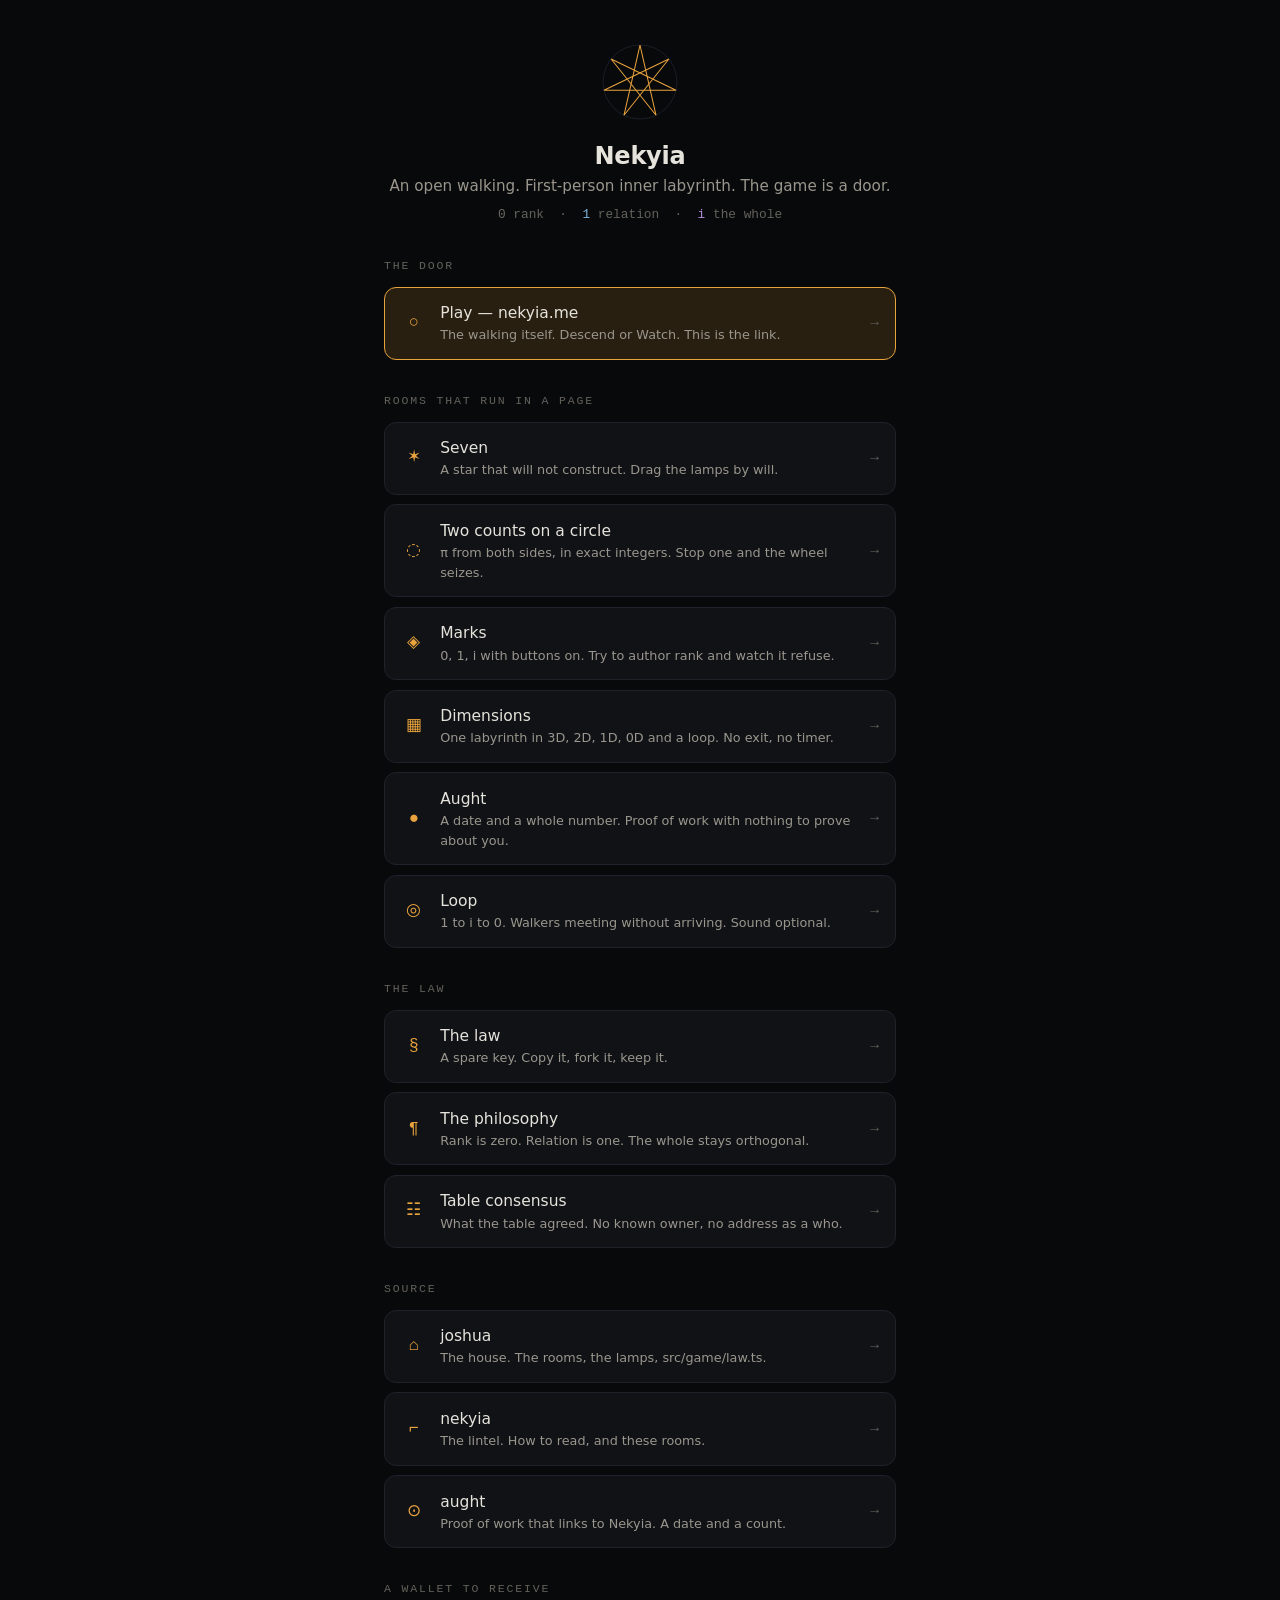
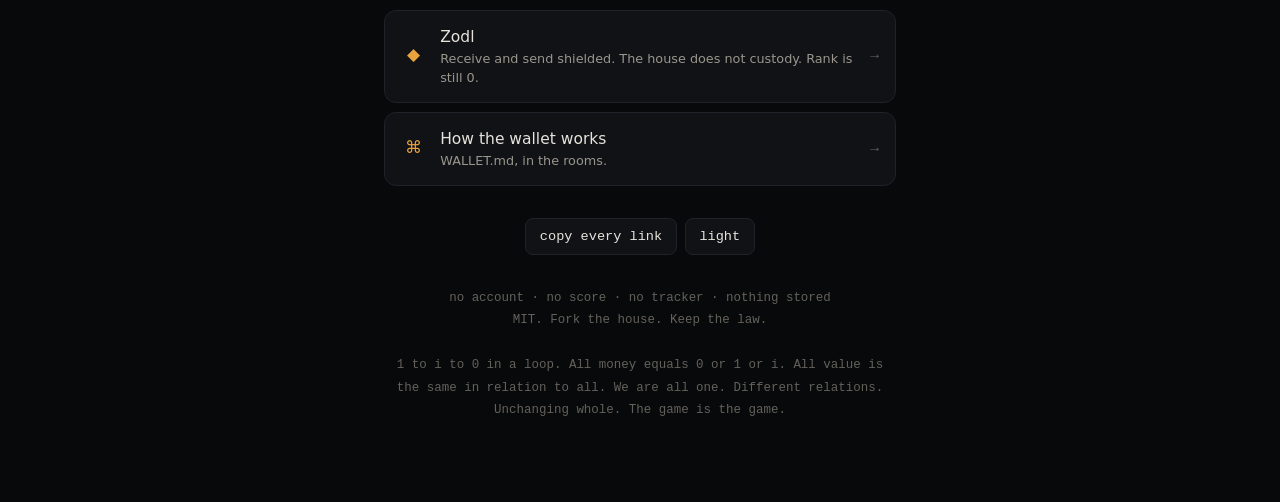
<file: site/index.html>
<!doctype html>
<html lang="en" data-theme="dark">
<head>
<meta charset="utf-8">
<meta name="viewport" content="width=device-width, initial-scale=1">
<title>Nekyia — rooms</title>
<meta name="description" content="An open walking. The door is nekyia.me. These are small rooms that run in a page: no account, no score, no tracker, nothing stored.">
<meta property="og:title" content="Nekyia — rooms">
<meta property="og:description" content="Rank is 0. Relation is 1. i is the whole. Small rooms that run in a page.">
<meta property="og:image" content="https://nekyia.me/og.jpg">
<meta name="twitter:card" content="summary_large_image">
<link rel="icon" href="favicon.svg">
<link rel="stylesheet" href="nekyia.css">
<style>
  .hub { max-width: 34rem; margin: 0 auto; padding: 2.5rem 1rem 4rem; }
  .sigil { display: block; margin: 0 auto 1.1rem; width: 84px; height: 84px; }
  .sigil path { stroke: var(--lamp); fill: none; stroke-width: 1.2; }
  .sigil circle { stroke: var(--line); fill: none; stroke-width: 1; }
  .name { text-align: center; font-size: 1.5rem; margin-bottom: 0.3rem; }
  .tag { text-align: center; color: var(--ink-dim); font-size: 0.95rem; margin-bottom: 0.4rem; }
  .creed { text-align: center; font-family: var(--mono); font-size: 0.8rem;
    color: var(--ink-faint); margin-bottom: 2rem; }
  .creed .mark-0 { color: var(--rank); }
  .creed .mark-1 { color: var(--relation); }
  .creed .mark-i { color: var(--whole); }

  .section { font-family: var(--mono); font-size: 0.72rem; letter-spacing: 0.16em;
    text-transform: uppercase; color: var(--ink-faint); margin: 2rem 0 0.75rem; }

  .link {
    display: flex; align-items: center; gap: 0.85rem;
    background: var(--bg-raise); border: 1px solid var(--line);
    border-radius: var(--radius); padding: 0.85rem 1rem;
    text-decoration: none; color: var(--ink);
    margin-bottom: 0.6rem; transition: border-color .15s, transform .15s;
  }
  .link:hover { border-color: var(--lamp); transform: translateY(-1px); color: var(--ink); }
  .link__glyph { font-family: var(--mono); font-size: 1.05rem; color: var(--lamp);
    width: 1.6rem; text-align: center; flex: 0 0 auto; }
  .link__body { flex: 1 1 auto; min-width: 0; }
  .link__title { display: block; font-size: 0.97rem; font-weight: 500; }
  .link__sub { display: block; font-size: 0.8rem; color: var(--ink-dim); }
  .link__go { color: var(--ink-faint); font-family: var(--mono); font-size: 0.9rem; flex: 0 0 auto; }

  .link--door { border-color: var(--lamp); background: var(--lamp-soft); }
  .link--door .link__sub { color: var(--ink-dim); }

  .tools { display: flex; gap: 0.5rem; justify-content: center; margin-top: 2rem; flex-wrap: wrap; }
  .hubfoot { text-align: center; color: var(--ink-faint); font-size: 0.78rem;
    font-family: var(--mono); margin-top: 2rem; line-height: 1.8; }
  .hubfoot a { color: var(--ink-faint); }
</style>
</head>
<body>
<div class="hub">

  <svg class="sigil" viewBox="0 0 100 100" aria-hidden="true">
    <circle cx="50" cy="50" r="44"></circle>
    <path id="star"></path>
  </svg>

  <h1 class="name">Nekyia</h1>
  <p class="tag">An open walking. First-person inner labyrinth. The game is a door.</p>
  <p class="creed">
    <span class="mark-0">0</span> rank &nbsp;·&nbsp;
    <span class="mark-1">1</span> relation &nbsp;·&nbsp;
    <span class="mark-i">i</span> the whole
  </p>

  <p class="section">the door</p>
  <a class="link link--door" href="https://nekyia.me" data-link>
    <span class="link__glyph">&#9675;</span>
    <span class="link__body">
      <span class="link__title">Play &mdash; nekyia.me</span>
      <span class="link__sub">The walking itself. Descend or Watch. This is the link.</span>
    </span>
    <span class="link__go">&rarr;</span>
  </a>

  <p class="section">rooms that run in a page</p>
  <div id="rooms"></div>

  <p class="section">the law</p>
  <div id="law"></div>

  <p class="section">source</p>
  <div id="source"></div>

  <p class="section">a wallet to receive</p>
  <div id="wallet"></div>

  <div class="tools">
    <button id="copy">copy every link</button>
    <button id="theme">light</button>
  </div>

  <p class="hubfoot" id="hubfoot"></p>
</div>

<script src="law.js"></script>
<script>
(function () {
  "use strict";

  // the seven-pointed star the compass refuses, drawn by sight
  (function star() {
    var n = 7, k = 3, r = 44, c = 50, d = "";
    for (var i = 0; i <= n; i++) {
      var a = ((i * k) % n) * (2 * Math.PI / n) - Math.PI / 2;
      d += (i === 0 ? "M" : "L") + (c + Math.cos(a) * r).toFixed(2) + "," + (c + Math.sin(a) * r).toFixed(2);
    }
    document.getElementById("star").setAttribute("d", d + "Z");
  })();

  var GROUPS = {
    rooms: [
      ["✶", "Seven", "A star that will not construct. Drag the lamps by will.", "apps/seven/"],
      ["◌", "Two counts on a circle", "π from both sides, in exact integers. Stop one and the wheel seizes.", "apps/pi/"],
      ["◈", "Marks", "0, 1, i with buttons on. Try to author rank and watch it refuse.", "apps/marks/"],
      ["▦", "Dimensions", "One labyrinth in 3D, 2D, 1D, 0D and a loop. No exit, no timer.", "apps/dimensions/"],
      ["●", "Aught", "A date and a whole number. Proof of work with nothing to prove about you.", "apps/aught/"],
      ["◎", "Loop", "1 to i to 0. Walkers meeting without arriving. Sound optional.", "apps/loop/"]
    ],
    law: [
      ["§", "The law", "A spare key. Copy it, fork it, keep it.", "https://github.com/jshwilsnach-prog/nekyia/blob/main/LAW.md"],
      ["¶", "The philosophy", "Rank is zero. Relation is one. The whole stays orthogonal.", "https://github.com/jshwilsnach-prog/nekyia/blob/main/PHILOSOPHY.md"],
      ["☷", "Table consensus", "What the table agreed. No known owner, no address as a who.", "https://github.com/jshwilsnach-prog/nekyia/blob/main/CONSENSUS.md"]
    ],
    source: [
      ["⌂", "joshua", "The house. The rooms, the lamps, src/game/law.ts.", "https://github.com/jshwilsnach-prog/joshua"],
      ["⌐", "nekyia", "The lintel. How to read, and these rooms.", "https://github.com/jshwilsnach-prog/nekyia"],
      ["⊙", "aught", "Proof of work that links to Nekyia. A date and a count.", "https://github.com/jshwilsnach-prog/aught"]
    ],
    wallet: [
      ["◆", "Zodl", "Receive and send shielded. The house does not custody. Rank is still 0.", "https://zodl.com"],
      ["⌘", "How the wallet works", "WALLET.md, in the rooms.", "https://github.com/jshwilsnach-prog/joshua/blob/main/WALLET.md"]
    ]
  };

  function render(id, items) {
    var host = document.getElementById(id);
    items.forEach(function (it) {
      var a = document.createElement("a");
      a.className = "link";
      a.href = it[3];
      a.setAttribute("data-link", "");
      if (/^https?:/.test(it[3])) { a.rel = "noopener"; }
      a.innerHTML =
        '<span class="link__glyph"></span>' +
        '<span class="link__body"><span class="link__title"></span><span class="link__sub"></span></span>' +
        '<span class="link__go">&rarr;</span>';
      a.querySelector(".link__glyph").textContent = it[0];
      a.querySelector(".link__title").textContent = it[1];
      a.querySelector(".link__sub").textContent = it[2];
      host.appendChild(a);
    });
  }

  Object.keys(GROUPS).forEach(function (k) { render(k, GROUPS[k]); });

  document.getElementById("hubfoot").innerHTML =
    "no account &middot; no score &middot; no tracker &middot; nothing stored<br>" +
    "MIT. Fork the house. Keep the law.<br><br>" +
    "<span></span>";
  document.getElementById("hubfoot").querySelector("span").textContent = NEKYIA.LAW;

  document.getElementById("copy").addEventListener("click", function () {
    var btn = this;
    var lines = [];
    document.querySelectorAll("[data-link]").forEach(function (a) {
      var title = a.querySelector(".link__title").textContent.trim();
      lines.push(title + " — " + a.href);
    });
    var text = lines.join("\n");
    function done() {
      btn.textContent = "copied " + lines.length + " links";
      setTimeout(function () { btn.textContent = "copy every link"; }, 2500);
    }
    if (navigator.clipboard && navigator.clipboard.writeText) {
      navigator.clipboard.writeText(text).then(done, done);
    } else {
      var ta = document.createElement("textarea");
      ta.value = text;
      document.body.appendChild(ta);
      ta.select();
      try { document.execCommand("copy"); } catch (e) {}
      document.body.removeChild(ta);
      done();
    }
  });

  document.getElementById("theme").addEventListener("click", function () {
    var root = document.documentElement;
    var light = root.getAttribute("data-theme") === "light";
    root.setAttribute("data-theme", light ? "dark" : "light");
    this.textContent = light ? "light" : "dark";
  });
})();
</script>
</body>
</html>
</file>
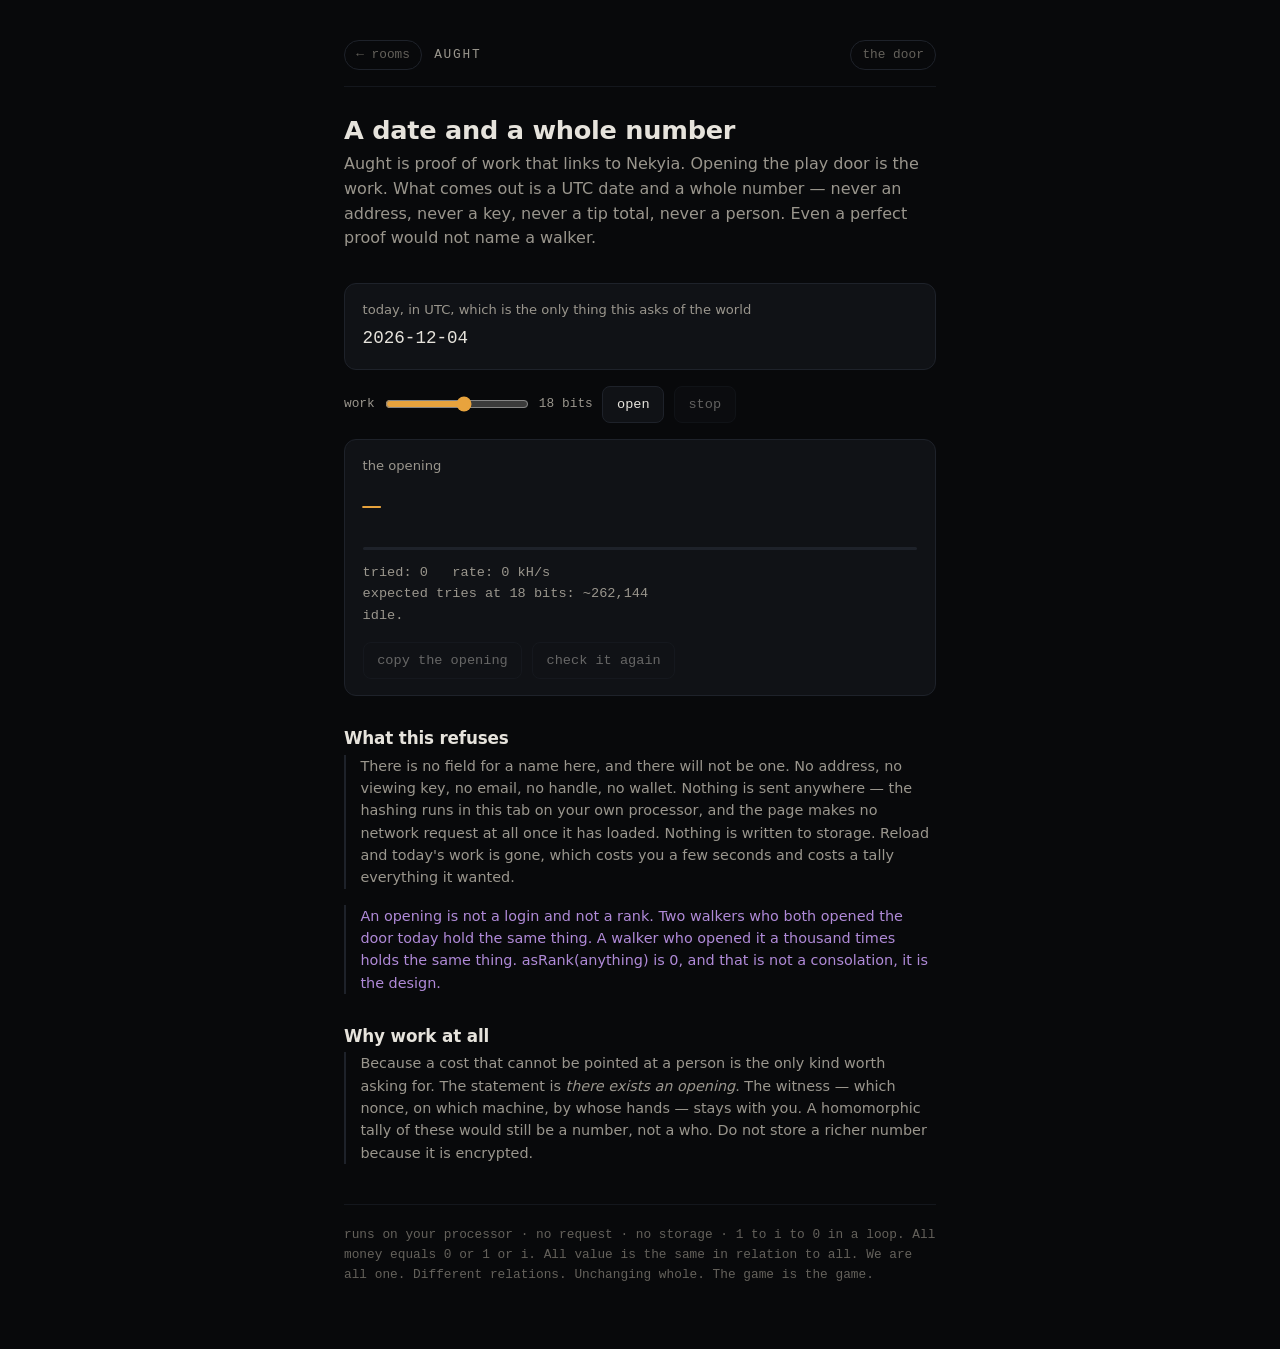
<file: site/apps/aught/index.html>
<!doctype html>
<html lang="en" data-theme="dark">
<head>
<meta charset="utf-8">
<meta name="viewport" content="width=device-width, initial-scale=1">
<title>Aught — a date and a whole number</title>
<meta name="description" content="Proof of work with nothing to prove about you. A UTC date and a whole number. Not a who.">
<link rel="icon" href="../../favicon.svg">
<link rel="stylesheet" href="../../nekyia.css">
<style>
  .open {
    font-family: var(--mono); font-size: clamp(1.1rem, 4.5vw, 1.9rem);
    color: var(--lamp); word-break: break-all; margin: 0.5rem 0 0.25rem;
  }
  .hash { font-family: var(--mono); font-size: 0.78rem; color: var(--ink-faint); word-break: break-all; }
  .hash b { color: var(--relation); }
  .bar { height: 3px; background: var(--line); border-radius: 2px; overflow: hidden; margin: 1rem 0 0; }
  .bar span { display: block; height: 100%; width: 0; background: var(--lamp); transition: width .2s linear; }
  .refuse { color: var(--whole); }
</style>
</head>
<body>
<div class="wrap wrap--narrow">
  <div id="lintel"></div>

  <h1>A date and a whole number</h1>
  <p class="lede">Aught is proof of work that links to Nekyia. Opening the play door is the
  work. What comes out is a UTC date and a whole number &mdash; never an address, never a
  key, never a tip total, never a person. Even a perfect proof would not name a walker.</p>

  <div class="panel">
    <p class="small dim" style="margin:0">today, in UTC, which is the only thing this asks of the world</p>
    <p class="mono" id="date" style="font-size:1.1rem;margin:.3rem 0 0"></p>
  </div>

  <div class="controls">
    <label class="field">work
      <input id="bits" type="range" min="8" max="26" step="1" value="18">
      <span id="bitsOut" class="mono">18</span> bits
    </label>
    <button id="go">open</button>
    <button id="stop" disabled>stop</button>
  </div>

  <div class="panel">
    <p class="small dim" style="margin:0">the opening</p>
    <p class="open" id="open">&mdash;</p>
    <p class="hash" id="hash"></p>
    <div class="bar"><span id="bar"></span></div>
    <p class="readout" id="stats" style="margin-top:.75rem"></p>
    <div class="controls" style="margin-bottom:0">
      <button id="copy" disabled>copy the opening</button>
      <button id="verify" disabled>check it again</button>
    </div>
  </div>

  <h2>What this refuses</h2>
  <p class="note">
    There is no field for a name here, and there will not be one. No address, no viewing
    key, no email, no handle, no wallet. Nothing is sent anywhere &mdash; the hashing runs
    in this tab on your own processor, and the page makes no network request at all once
    it has loaded. Nothing is written to storage. Reload and today's work is gone, which
    costs you a few seconds and costs a tally everything it wanted.
  </p>
  <p class="note refuse">
    An opening is not a login and not a rank. Two walkers who both opened the door today
    hold the same thing. A walker who opened it a thousand times holds the same thing.
    asRank(anything) is 0, and that is not a consolation, it is the design.
  </p>

  <h2>Why work at all</h2>
  <p class="note">
    Because a cost that cannot be pointed at a person is the only kind worth asking for.
    The statement is <em>there exists an opening</em>. The witness &mdash; which nonce, on
    which machine, by whose hands &mdash; stays with you. A homomorphic tally of these
    would still be a number, not a who. Do not store a richer number because it is
    encrypted.
  </p>

  <div id="foot"></div>
</div>

<script src="../../law.js"></script>
<script src="../../sha256.js"></script>
<script src="../../room.js"></script>
<script>
(function () {
  "use strict";
  ROOM.lintel("aught");

  function utcDate() {
    var d = new Date();
    return d.getUTCFullYear() + "-" +
      String(d.getUTCMonth() + 1).padStart(2, "0") + "-" +
      String(d.getUTCDate()).padStart(2, "0");
  }

  var date = utcDate();
  document.getElementById("date").textContent = date;

  var bitsIn = document.getElementById("bits");
  var running = false;
  var nonce = 0;
  var tried = 0;
  var started = 0;
  var result = null;

  function target() { return +bitsIn.value; }

  function show(found) {
    var openEl = document.getElementById("open");
    var hashEl = document.getElementById("hash");
    if (!found) {
      openEl.textContent = "—";
      hashEl.textContent = "";
      return;
    }
    openEl.textContent = found.date + "  ·  " + found.nonce;
    var lead = Math.floor(found.bits / 4);
    hashEl.innerHTML = "";
    var b = document.createElement("b");
    b.textContent = found.hash.slice(0, lead);
    hashEl.appendChild(b);
    hashEl.appendChild(document.createTextNode(found.hash.slice(lead)));
  }

  function stats(done) {
    var secs = (performance.now() - started) / 1000;
    var rate = secs > 0 ? tried / secs : 0;
    document.getElementById("stats").textContent =
      "tried: " + tried.toLocaleString() + "   rate: " + Math.round(rate / 1000) + " kH/s\n" +
      "expected tries at " + target() + " bits: ~" + Math.pow(2, target()).toLocaleString() + "\n" +
      (done
        ? "opened in " + (secs < 1 ? Math.round(secs * 1000) + "ms" : secs.toFixed(1) + "s") + ". asRank(" + tried + ") = " + NEKYIA.asRank(tried) +
          "   asRelation(\"walker\") = " + NEKYIA.asRelation("walker") + "\n" +
          "the number above is the work. it is not you, and it never was."
        : running ? "working. nothing is leaving this tab." : "idle.");
    document.getElementById("bar").style.width =
      Math.min(100, (tried / Math.pow(2, target())) * 100).toFixed(1) + "%";
  }

  function chunk() {
    if (!running) return;
    var t = target();
    var end = nonce + 12000;
    for (; nonce < end; nonce++) {
      var bytes = SHA256.digest(date + ":" + nonce);
      tried++;
      if (SHA256.leadingZeroBits(bytes) >= t) {
        result = { date: date, nonce: nonce, hash: SHA256.hex(bytes), bits: t };
        running = false;
        show(result);
        stats(true);
        toggle(false);
        document.getElementById("copy").disabled = false;
        document.getElementById("verify").disabled = false;
        return;
      }
    }
    stats(false);
    setTimeout(chunk, 0);
  }

  function toggle(on) {
    running = on;
    document.getElementById("go").disabled = on;
    document.getElementById("stop").disabled = !on;
  }

  document.getElementById("go").addEventListener("click", function () {
    nonce = 0; tried = 0; result = null;
    started = performance.now();
    show(null);
    document.getElementById("copy").disabled = true;
    document.getElementById("verify").disabled = true;
    toggle(true);
    chunk();
  });

  document.getElementById("stop").addEventListener("click", function () {
    toggle(false);
    stats(false);
  });

  bitsIn.addEventListener("input", function () {
    document.getElementById("bitsOut").textContent = bitsIn.value;
    stats(false);
  });

  document.getElementById("copy").addEventListener("click", function () {
    if (!result) return;
    var text = result.date + " · " + result.nonce;
    var btn = document.getElementById("copy");
    function done() { btn.textContent = "copied — a date and a number, nothing else"; }
    if (navigator.clipboard && navigator.clipboard.writeText) {
      navigator.clipboard.writeText(text).then(done, done);
    } else {
      var ta = document.createElement("textarea");
      ta.value = text;
      document.body.appendChild(ta);
      ta.select();
      try { document.execCommand("copy"); } catch (e) {}
      document.body.removeChild(ta);
      done();
    }
  });

  document.getElementById("verify").addEventListener("click", function () {
    if (!result) return;
    var bytes = SHA256.digest(result.date + ":" + result.nonce);
    var ok = SHA256.hex(bytes) === result.hash &&
             SHA256.leadingZeroBits(bytes) >= result.bits;
    document.getElementById("stats").textContent =
      (ok ? "checked. it holds." : "checked. it does not hold.") + "\n" +
      "anyone can run this check without learning anything about who ran the work.\n" +
      "that asymmetry is the whole point.";
  });

  stats(false);
  ROOM.foot("runs on your processor · no request · no storage");
})();
</script>
</body>
</html>
</file>
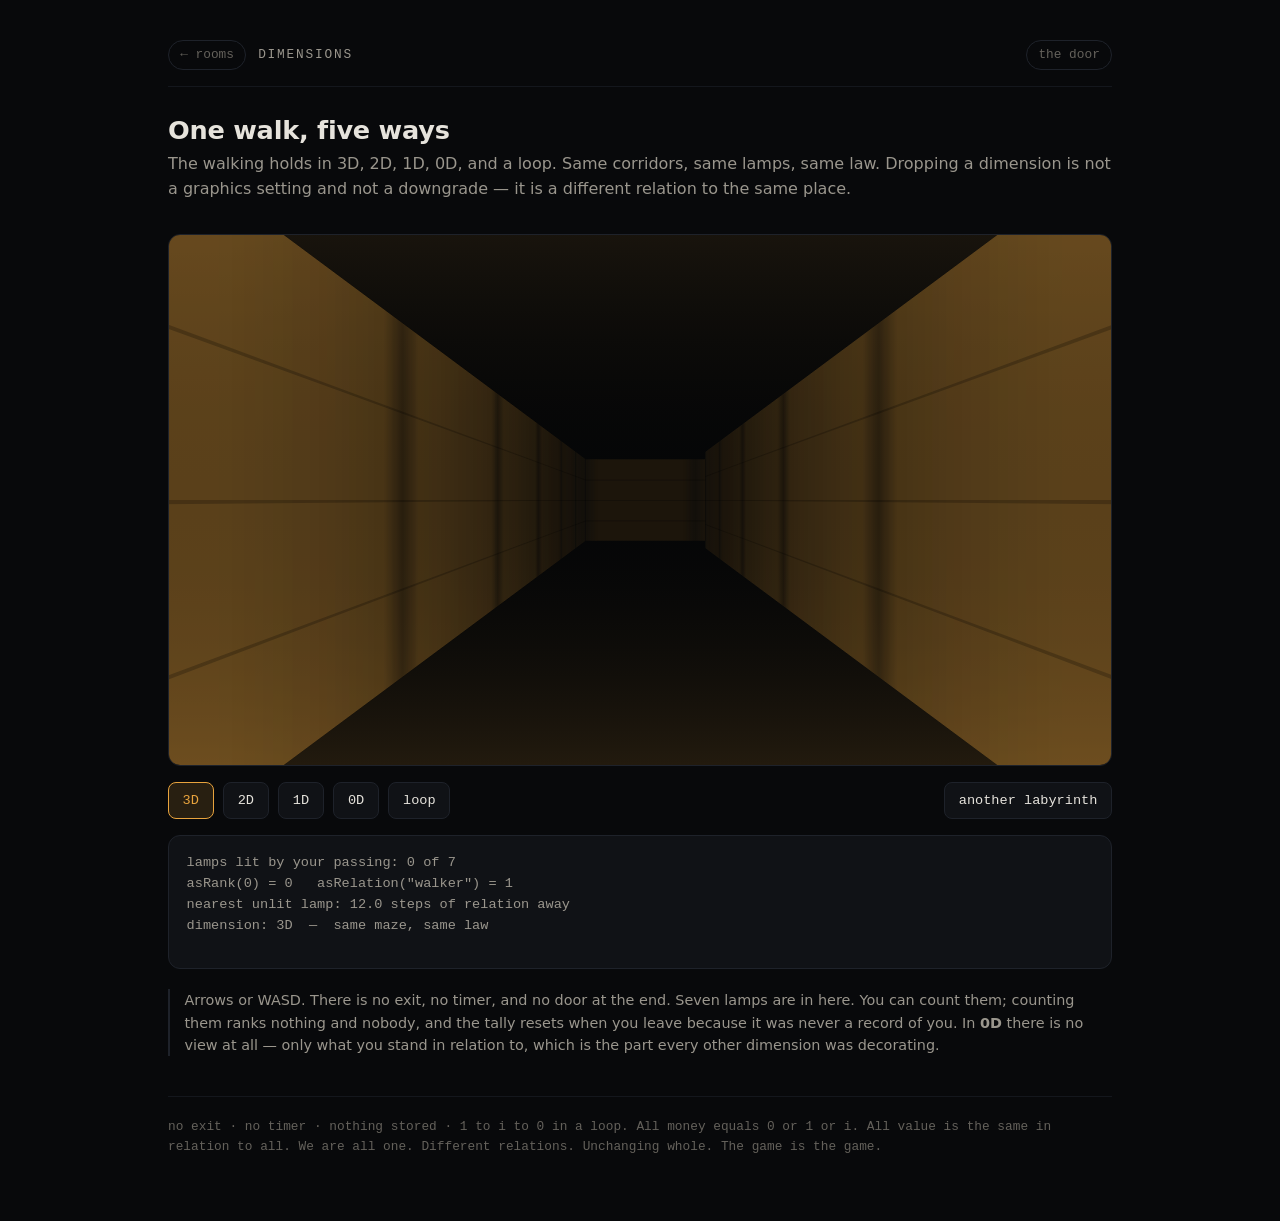
<file: site/apps/dimensions/index.html>
<!doctype html>
<html lang="en" data-theme="dark">
<head>
<meta charset="utf-8">
<meta name="viewport" content="width=device-width, initial-scale=1">
<title>Dimensions — one walk, five ways</title>
<meta name="description" content="The walking holds in 3D, 2D, 1D, 0D and a loop. Same maze, same law. Not a graphics setting.">
<link rel="icon" href="../../favicon.svg">
<link rel="stylesheet" href="../../nekyia.css">
<style>
  .pad { display: grid; grid-template-columns: repeat(3, 3.2rem); gap: 0.4rem; margin-top: 1rem; }
  .pad button { padding: 0.7rem 0; }
  .pad .spacer { visibility: hidden; }
  @media (min-width: 46rem) { .pad { display: none; } }
</style>
</head>
<body>
<div class="wrap">
  <div id="lintel"></div>

  <h1>One walk, five ways</h1>
  <p class="lede">The walking holds in 3D, 2D, 1D, 0D, and a loop. Same corridors, same
  lamps, same law. Dropping a dimension is not a graphics setting and not a downgrade
  &mdash; it is a different relation to the same place.</p>

  <div class="stage"><canvas id="c"></canvas></div>

  <div class="controls">
    <button data-dim="3" aria-pressed="true">3D</button>
    <button data-dim="2">2D</button>
    <button data-dim="1">1D</button>
    <button data-dim="0">0D</button>
    <button data-dim="loop">loop</button>
    <span class="lintel__spacer"></span>
    <button id="newmaze">another labyrinth</button>
  </div>

  <div class="panel">
    <p class="readout" id="hud"></p>
  </div>

  <div class="pad">
    <span class="spacer"></span><button data-key="w">&uarr;</button><span class="spacer"></span>
    <button data-key="a">&larr;</button><button data-key="s">&darr;</button><button data-key="d">&rarr;</button>
  </div>

  <p class="note" style="margin-top:1.25rem">
    Arrows or WASD. There is no exit, no timer, and no door at the end. Seven lamps are
    in here. You can count them; counting them ranks nothing and nobody, and the tally
    resets when you leave because it was never a record of you. In <strong>0D</strong>
    there is no view at all &mdash; only what you stand in relation to, which is the
    part every other dimension was decorating.
  </p>

  <div id="foot"></div>
</div>

<script src="../../law.js"></script>
<script src="../../room.js"></script>
<script>
(function () {
  "use strict";
  ROOM.lintel("dimensions");

  var CW = 15, CH = 15;              // cells
  var W = CW * 2 + 1, H = CH * 2 + 1; // grid
  var LAMPS = 7;
  var FOV = 0.66;

  var grid, lamps, px, py, dirX, dirY, planeX, planeY, found;
  var mode = "3";
  var view = null;
  var keys = Object.create(null);

  function idx(x, y) { return y * W + x; }
  function solid(x, y) {
    if (x < 0 || y < 0 || x >= W || y >= H) return true;
    return grid[idx(x | 0, y | 0)] === 1;
  }

  function carve() {
    grid = new Uint8Array(W * H).fill(1);
    var stack = [[1, 1]];
    grid[idx(1, 1)] = 0;
    while (stack.length) {
      var cur = stack[stack.length - 1];
      var x = cur[0], y = cur[1];
      var opts = [];
      var dirs = [[2, 0], [-2, 0], [0, 2], [0, -2]];
      for (var i = 0; i < 4; i++) {
        var nx = x + dirs[i][0], ny = y + dirs[i][1];
        if (nx > 0 && ny > 0 && nx < W - 1 && ny < H - 1 && grid[idx(nx, ny)] === 1) {
          opts.push([nx, ny, x + dirs[i][0] / 2, y + dirs[i][1] / 2]);
        }
      }
      if (!opts.length) { stack.pop(); continue; }
      var pick = opts[(Math.random() * opts.length) | 0];
      grid[idx(pick[2], pick[3])] = 0;
      grid[idx(pick[0], pick[1])] = 0;
      stack.push([pick[0], pick[1]]);
    }
    // a few loops, so the labyrinth is not a tree with one answer
    for (var n = 0; n < CW; n++) {
      var rx = 1 + ((Math.random() * (W - 2)) | 0);
      var ry = 1 + ((Math.random() * (H - 2)) | 0);
      if ((rx % 2 === 0) !== (ry % 2 === 0)) grid[idx(rx, ry)] = 0;
    }
  }

  function placeLamps() {
    lamps = [];
    found = 0;
    var guard = 0;
    while (lamps.length < LAMPS && guard++ < 5000) {
      var x = 1 + ((Math.random() * (W - 2)) | 0);
      var y = 1 + ((Math.random() * (H - 2)) | 0);
      if (grid[idx(x, y)] !== 0) continue;
      if (Math.hypot(x - 1.5, y - 1.5) < 5) continue;
      var clash = lamps.some(function (l) { return Math.hypot(l.x - x - 0.5, l.y - y - 0.5) < 4; });
      if (clash) continue;
      lamps.push({ x: x + 0.5, y: y + 0.5, lit: true });
    }
  }

  function reset() {
    carve();
    placeLamps();
    px = 1.5; py = 1.5;
    if (solid(2, 1) && !solid(1, 2)) { dirX = 0; dirY = 1; planeX = -FOV; planeY = 0; }
    else { dirX = 1; dirY = 0; planeX = 0; planeY = FOV; }
  }

  function castRay(rdX, rdY) {
    var mapX = px | 0, mapY = py | 0;
    var ddX = Math.abs(1 / (rdX || 1e-9));
    var ddY = Math.abs(1 / (rdY || 1e-9));
    var stepX, stepY, sideX, sideY;
    if (rdX < 0) { stepX = -1; sideX = (px - mapX) * ddX; }
    else { stepX = 1; sideX = (mapX + 1 - px) * ddX; }
    if (rdY < 0) { stepY = -1; sideY = (py - mapY) * ddY; }
    else { stepY = 1; sideY = (mapY + 1 - py) * ddY; }
    var side = 0, guard = 0;
    while (guard++ < 256) {
      if (sideX < sideY) { sideX += ddX; mapX += stepX; side = 0; }
      else { sideY += ddY; mapY += stepY; side = 1; }
      if (solid(mapX, mapY)) break;
    }
    var dist = Math.max(side === 0 ? sideX - ddX : sideY - ddY, 1e-4);
    var wallX = side === 0 ? py + dist * rdY : px + dist * rdX;
    wallX -= Math.floor(wallX);
    return { dist: dist, side: side, wallX: wallX };
  }

  function shade(dist, side, wallX) {
    // no token lookup here on purpose: this runs once per screen column
    var f = Math.max(0.04, Math.min(0.66, 1.4 / (dist * dist * 0.22 + dist * 0.55 + 1.5)));
    f *= side ? 0.55 : 1;
    if (wallX !== undefined) {
      // darken toward the seams between blocks, so a near wall still has grain
      var e = Math.min(wallX, 1 - wallX);
      f *= 0.55 + 0.45 * Math.min(1, e * 9);
    }
    return "rgba(232,163,61," + f.toFixed(3) + ")";
  }

  function draw3D(ctx) {
    var w = view.w, h = view.h;
    ctx.fillStyle = ROOM.token("--bg-sink", "#050607");
    ctx.fillRect(0, 0, w, h);

    // ceiling above, floor below: the horizon is the only landmark in here
    var up = ctx.createLinearGradient(0, 0, 0, h / 2);
    up.addColorStop(0, "rgba(126,92,42,0.16)");
    up.addColorStop(1, "rgba(0,0,0,0)");
    ctx.fillStyle = up;
    ctx.fillRect(0, 0, w, h / 2);
    var down = ctx.createLinearGradient(0, h / 2, 0, h);
    down.addColorStop(0, "rgba(0,0,0,0)");
    down.addColorStop(1, "rgba(232,163,61,0.13)");
    ctx.fillStyle = down;
    ctx.fillRect(0, h / 2, w, h / 2);

    var zbuf = new Float64Array(Math.ceil(w));
    for (var x = 0; x < w; x++) {
      var cam = (2 * x) / w - 1;
      var rdX = dirX + planeX * cam;
      var rdY = dirY + planeY * cam;
      var hit = castRay(rdX, rdY);
      zbuf[x] = hit.dist;
      var lineH = Math.min(h * 6, h / hit.dist);
      var top = (h - lineH) / 2;
      ctx.fillStyle = shade(hit.dist, hit.side, hit.wallX);
      ctx.fillRect(x, top, 1.05, lineH);
      // horizontal courses: without them a close wall is a flat field of colour
      var courses = 4;
      ctx.fillStyle = "rgba(0,0,0,0.22)";
      for (var q = 1; q < courses; q++) {
        ctx.fillRect(x, top + (lineH * q) / courses, 1.05, Math.max(1, lineH * 0.006));
      }
    }
    drawSprites(ctx, zbuf);
  }

  function drawSprites(ctx, zbuf) {
    var w = view.w, h = view.h;
    var order = lamps.slice().sort(function (a, b) {
      return Math.hypot(b.x - px, b.y - py) - Math.hypot(a.x - px, a.y - py);
    });
    var invDet = 1 / (planeX * dirY - dirX * planeY);
    order.forEach(function (l) {
      var sx = l.x - px, sy = l.y - py;
      var tx = invDet * (dirY * sx - dirX * sy);
      var ty = invDet * (-planeY * sx + planeX * sy);
      if (ty <= 0.15) return;
      var screenX = (w / 2) * (1 + tx / ty);
      var size = Math.min(h * 1.2, h / ty) * 0.42;
      var top = h / 2 - size / 2;
      var alpha = Math.max(0.1, Math.min(1, 1.6 / ty));
      for (var x = Math.floor(screenX - size / 2); x < screenX + size / 2; x++) {
        if (x < 0 || x >= w) continue;
        if (zbuf[x] !== undefined && ty >= zbuf[x]) continue;
        var dx = (x - screenX) / (size / 2);
        var span = Math.sqrt(Math.max(0, 1 - dx * dx)) * (size / 2);
        ctx.fillStyle = "rgba(176,138,216," + (alpha * 0.9).toFixed(3) + ")";
        ctx.fillRect(x, h / 2 - span, 1.05, span * 2);
      }
      ctx.save();
      ctx.globalAlpha = alpha * 0.5;
      ctx.fillStyle = ROOM.token("--whole", "#b08ad8");
      ctx.font = "500 " + Math.max(10, size * 0.4).toFixed(0) + "px " + ROOM.token("--mono", "monospace");
      ctx.textAlign = "center"; ctx.textBaseline = "middle";
      if (zbuf[Math.round(screenX)] === undefined || ty < zbuf[Math.round(screenX)]) {
        ctx.fillText(NEKYIA.WHOLE, screenX, top + size / 2);
      }
      ctx.restore();
    });
  }

  function draw2D(ctx) {
    var w = view.w, h = view.h;
    ctx.fillStyle = ROOM.token("--bg-sink", "#050607");
    ctx.fillRect(0, 0, w, h);
    var cell = Math.min(w / W, h / H);
    var ox = (w - cell * W) / 2, oy = (h - cell * H) / 2;
    for (var y = 0; y < H; y++) {
      for (var x = 0; x < W; x++) {
        if (grid[idx(x, y)] !== 1) continue;
        var d = Math.hypot(x + 0.5 - px, y + 0.5 - py);
        var a = Math.max(0.08, Math.min(0.75, 3.5 / (d + 1)));
        ctx.fillStyle = "rgba(232,163,61," + a.toFixed(3) + ")";
        ctx.fillRect(ox + x * cell, oy + y * cell, cell + 0.5, cell + 0.5);
      }
    }
    lamps.forEach(function (l) {
      ctx.fillStyle = ROOM.token("--whole", "#b08ad8");
      ctx.globalAlpha = l.lit ? 0.95 : 0.3;
      ctx.beginPath();
      ctx.arc(ox + l.x * cell, oy + l.y * cell, cell * 0.3, 0, Math.PI * 2);
      ctx.fill();
      ctx.globalAlpha = 1;
    });
    ctx.save();
    ctx.translate(ox + px * cell, oy + py * cell);
    ctx.rotate(Math.atan2(dirY, dirX));
    ctx.fillStyle = ROOM.token("--ink", "#e6e3dc");
    ctx.beginPath();
    ctx.moveTo(cell * 0.6, 0);
    ctx.lineTo(-cell * 0.35, cell * 0.35);
    ctx.lineTo(-cell * 0.35, -cell * 0.35);
    ctx.closePath();
    ctx.fill();
    ctx.restore();
  }

  function draw1D(ctx) {
    var w = view.w, h = view.h;
    ctx.fillStyle = ROOM.token("--bg-sink", "#050607");
    ctx.fillRect(0, 0, w, h);
    var band = Math.min(120, h * 0.34);
    var top = (h - band) / 2;
    for (var x = 0; x < w; x++) {
      var cam = (2 * x) / w - 1;
      var hit = castRay(dirX + planeX * cam, dirY + planeY * cam);
      ctx.fillStyle = shade(hit.dist, hit.side, hit.wallX);
      ctx.fillRect(x, top, 1.05, band);
    }
    ctx.strokeStyle = ROOM.token("--line", "#222");
    ctx.strokeRect(0.5, top + 0.5, w - 1, band - 1);
    ctx.fillStyle = ROOM.token("--ink-faint", "#64615b");
    ctx.font = "12px " + ROOM.token("--mono", "monospace");
    ctx.textAlign = "center";
    ctx.fillText("one line. no height to hide behind.", w / 2, top + band + 24);
  }

  function drawLoop(ctx) {
    var w = view.w, h = view.h;
    ctx.fillStyle = ROOM.token("--bg-sink", "#050607");
    ctx.fillRect(0, 0, w, h);
    var cx = w / 2, cy = h / 2;
    var inner = Math.min(w, h) * 0.17;
    var outer = Math.min(w, h) * 0.44;
    var steps = 360;
    for (var i = 0; i < steps; i++) {
      var a = (i / steps) * Math.PI * 2;
      var hit = castRay(Math.cos(a), Math.sin(a));
      // a long spoke means open ground that way. a wall stops the spoke short.
      var len = Math.max(3, Math.min(outer - inner, (outer - inner) * Math.min(1, hit.dist / 9)));
      var screenA = a - Math.atan2(dirY, dirX) - Math.PI / 2;
      ctx.strokeStyle = shade(hit.dist, hit.side, hit.wallX);
      ctx.lineWidth = (2 * Math.PI * inner) / steps + 1.2;
      ctx.beginPath();
      ctx.moveTo(cx + Math.cos(screenA) * inner, cy + Math.sin(screenA) * inner);
      ctx.lineTo(cx + Math.cos(screenA) * (inner + len), cy + Math.sin(screenA) * (inner + len));
      ctx.stroke();
    }
    ctx.fillStyle = ROOM.token("--whole", "#b08ad8");
    ctx.globalAlpha = 0.7;
    ctx.font = "500 16px " + ROOM.token("--mono", "monospace");
    ctx.textAlign = "center"; ctx.textBaseline = "middle";
    ctx.fillText(NEKYIA.WHOLE, cx, cy);
    ctx.globalAlpha = 1;
    ctx.fillStyle = ROOM.token("--ink-faint", "#64615b");
    ctx.font = "12px " + ROOM.token("--mono", "monospace");
    ctx.fillText("every direction at once. no front, so no behind.", cx, cy + outer + 26);
  }

  function draw0D(ctx) {
    var w = view.w, h = view.h;
    ctx.fillStyle = ROOM.token("--bg-sink", "#050607");
    ctx.fillRect(0, 0, w, h);
    var near = lamps.reduce(function (m, l) {
      return Math.min(m, Math.hypot(l.x - px, l.y - py));
    }, Infinity);
    var warmth = Math.max(0.12, Math.min(1, 2.4 / (near + 1)));
    ctx.textAlign = "center"; ctx.textBaseline = "middle";
    ctx.fillStyle = "rgba(232,163,61," + warmth.toFixed(3) + ")";
    ctx.font = "500 " + Math.min(96, w * 0.2).toFixed(0) + "px " + ROOM.token("--mono", "monospace");
    ctx.fillText(NEKYIA.WHOLE, w / 2, h / 2 - 8);
    ctx.fillStyle = ROOM.token("--ink-faint", "#64615b");
    ctx.font = "12px " + ROOM.token("--mono", "monospace");
    ctx.fillText("no extent. you are still moving.", w / 2, h / 2 + Math.min(70, w * 0.14));
    ctx.fillText("warmth is relation, not position.", w / 2, h / 2 + Math.min(90, w * 0.14) + 18);
  }

  function collect() {
    lamps.forEach(function (l) {
      if (l.lit && Math.hypot(l.x - px, l.y - py) < 0.55) {
        l.lit = false;
        found += 1;
      }
    });
  }

  function hud() {
    var near = lamps.reduce(function (m, l) {
      return l.lit ? Math.min(m, Math.hypot(l.x - px, l.y - py)) : m;
    }, Infinity);
    document.getElementById("hud").textContent =
      "lamps lit by your passing: " + found + " of " + LAMPS + "\n" +
      "asRank(" + found + ") = " + NEKYIA.asRank(found) +
      "   asRelation(\"walker\") = " + NEKYIA.asRelation("walker") + "\n" +
      (near === Infinity
        ? "all seven counted. nothing was won. the corridors are the same corridors."
        : "nearest unlit lamp: " + near.toFixed(1) + " steps of relation away") + "\n" +
      "dimension: " + (mode === "loop" ? "a loop" : mode + "D") + "  —  same maze, same law";
  }

  function move(dt) {
    var speed = dt * 2.8, rot = dt * 2.2;
    var f = (keys.w || keys.arrowup ? 1 : 0) - (keys.s || keys.arrowdown ? 1 : 0);
    var t = (keys.d || keys.arrowright ? 1 : 0) - (keys.a || keys.arrowleft ? 1 : 0);
    if (f) {
      var nx = px + dirX * speed * f;
      var ny = py + dirY * speed * f;
      // a wide margin on purpose: you cannot press your face flat against a wall
      if (!solid(nx + Math.sign(dirX * f) * 0.3, py)) px = nx;
      if (!solid(px, ny + Math.sign(dirY * f) * 0.3)) py = ny;
    }
    if (t) {
      var c = Math.cos(rot * t), s = Math.sin(rot * t);
      var odx = dirX, opx = planeX;
      dirX = dirX * c - dirY * s; dirY = odx * s + dirY * c;
      planeX = planeX * c - planeY * s; planeY = opx * s + planeY * c;
    }
    collect();
  }

  function render() {
    var ctx = view.ctx;
    if (mode === "3") draw3D(ctx);
    else if (mode === "2") draw2D(ctx);
    else if (mode === "1") draw1D(ctx);
    else if (mode === "0") draw0D(ctx);
    else drawLoop(ctx);
    hud();
  }

  var last = 0;
  function frame(t) {
    var dt = Math.min(0.05, (t - last) / 1000 || 0);
    last = t;
    move(dt);
    render();
    requestAnimationFrame(frame);
  }

  function resize() {
    view = ROOM.fit(canvas, 16 / 9);
    render();
  }

  var canvas = document.getElementById("c");

  window.addEventListener("keydown", function (e) {
    var k = e.key.toLowerCase();
    if (["w", "a", "s", "d", "arrowup", "arrowdown", "arrowleft", "arrowright"].indexOf(k) >= 0) {
      keys[k] = true;
      e.preventDefault();
    }
  });
  window.addEventListener("keyup", function (e) { keys[e.key.toLowerCase()] = false; });

  document.querySelectorAll("[data-key]").forEach(function (b) {
    var k = b.dataset.key;
    ["mousedown", "touchstart"].forEach(function (ev) {
      b.addEventListener(ev, function (e) { e.preventDefault(); keys[k] = true; });
    });
    ["mouseup", "mouseleave", "touchend", "touchcancel"].forEach(function (ev) {
      b.addEventListener(ev, function () { keys[k] = false; });
    });
  });

  document.querySelectorAll("[data-dim]").forEach(function (b) {
    b.addEventListener("click", function () {
      mode = b.dataset.dim;
      document.querySelectorAll("[data-dim]").forEach(function (o) {
        o.setAttribute("aria-pressed", String(o === b));
      });
      render();
    });
  });

  document.getElementById("newmaze").addEventListener("click", function () { reset(); render(); });

  ROOM.onResize(resize);
  reset();
  ROOM.foot("no exit · no timer · nothing stored");
  resize();
  requestAnimationFrame(frame);
})();
</script>
</body>
</html>
</file>
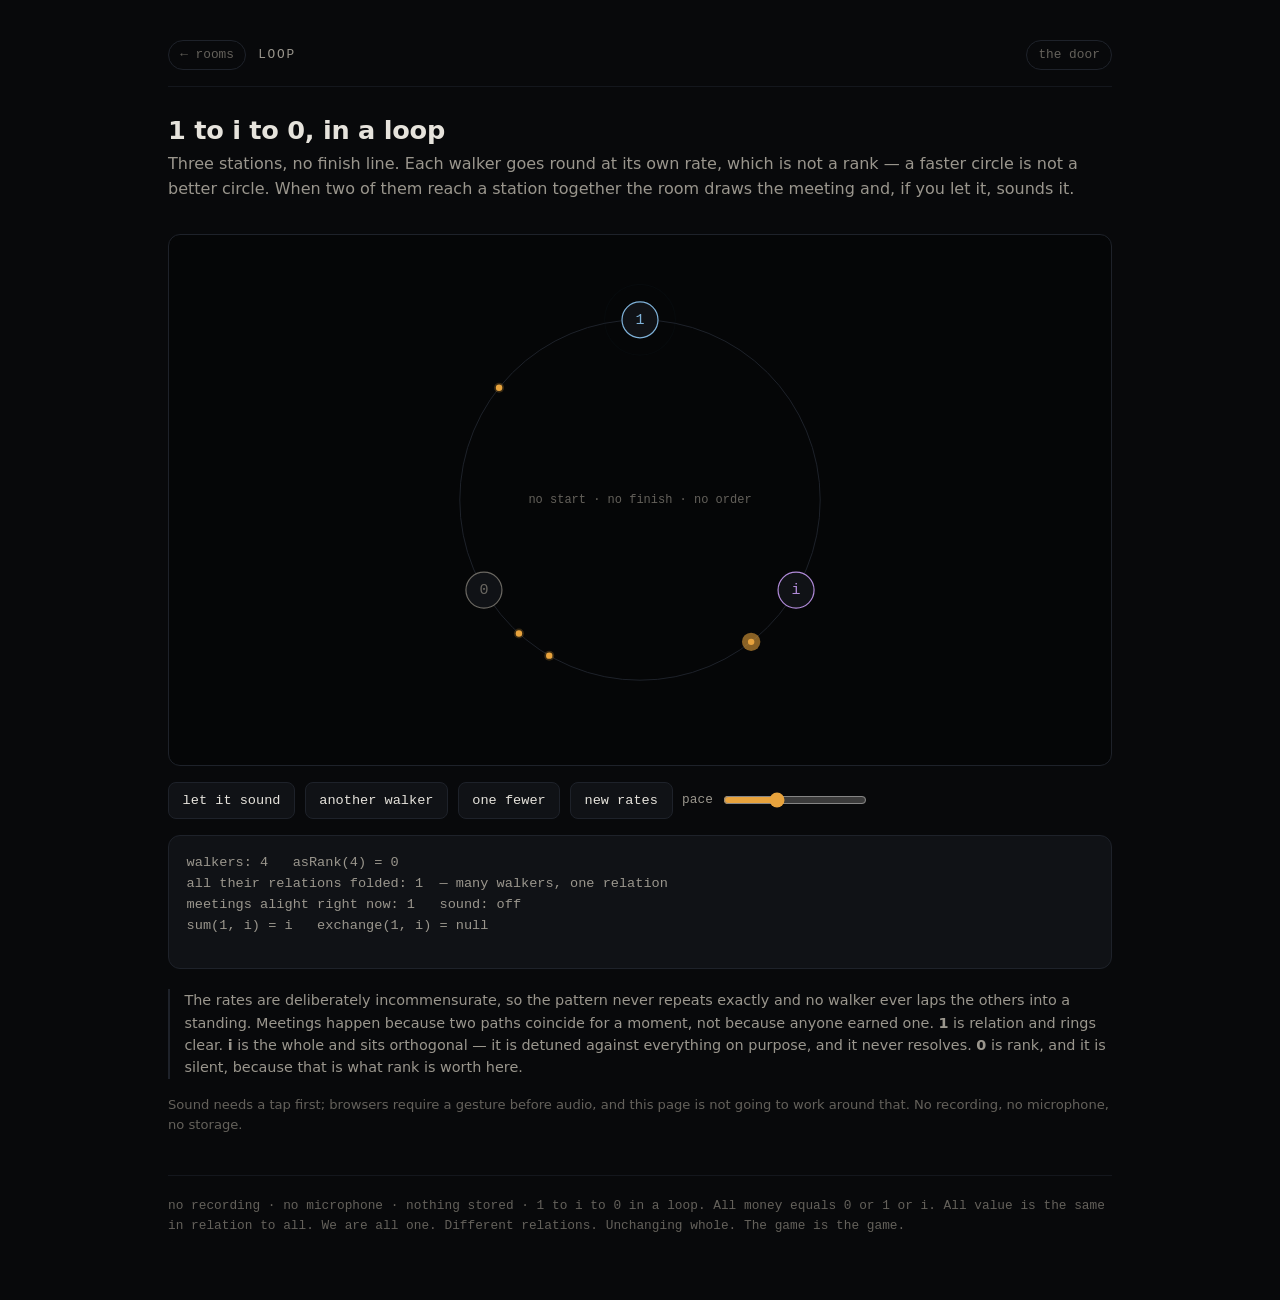
<file: site/apps/loop/index.html>
<!doctype html>
<html lang="en" data-theme="dark">
<head>
<meta charset="utf-8">
<meta name="viewport" content="width=device-width, initial-scale=1">
<title>Loop — 1 to i to 0</title>
<meta name="description" content="1 to i to 0 in a loop. Walkers at different speeds, meeting without arriving. Nobody leads. Sound optional.">
<link rel="icon" href="../../favicon.svg">
<link rel="stylesheet" href="../../nekyia.css">
</head>
<body>
<div class="wrap">
  <div id="lintel"></div>

  <h1>1 to i to 0, in a loop</h1>
  <p class="lede">Three stations, no finish line. Each walker goes round at its own rate,
  which is not a rank &mdash; a faster circle is not a better circle. When two of them
  reach a station together the room draws the meeting and, if you let it, sounds it.</p>

  <div class="stage"><canvas id="c"></canvas></div>

  <div class="controls">
    <button id="sound">let it sound</button>
    <button id="add">another walker</button>
    <button id="fewer">one fewer</button>
    <button id="reseed">new rates</button>
    <label class="field">pace
      <input id="pace" type="range" min="10" max="150" step="1" value="60">
    </label>
  </div>

  <div class="panel">
    <p class="readout" id="hud"></p>
  </div>

  <p class="note" style="margin-top:1.25rem">
    The rates are deliberately incommensurate, so the pattern never repeats exactly and
    no walker ever laps the others into a standing. Meetings happen because two paths
    coincide for a moment, not because anyone earned one. <strong>1</strong> is relation
    and rings clear. <strong>i</strong> is the whole and sits orthogonal &mdash; it is
    detuned against everything on purpose, and it never resolves. <strong>0</strong> is
    rank, and it is silent, because that is what rank is worth here.
  </p>
  <p class="small faint">
    Sound needs a tap first; browsers require a gesture before audio, and this page is
    not going to work around that. No recording, no microphone, no storage.
  </p>

  <div id="foot"></div>
</div>

<script src="../../law.js"></script>
<script src="../../room.js"></script>
<script>
(function () {
  "use strict";
  ROOM.lintel("loop");

  var STATIONS = [
    { mark: NEKYIA.RELATION, label: "1", angle: -Math.PI / 2, color: "--relation", freq: 293.66 },
    { mark: NEKYIA.WHOLE,    label: "i", angle: -Math.PI / 2 + (2 * Math.PI) / 3, color: "--whole", freq: 440.0 },
    { mark: NEKYIA.RANK,     label: "0", angle: -Math.PI / 2 + (4 * Math.PI) / 3, color: "--rank", freq: 0 }
  ];

  var canvas = document.getElementById("c");
  var view = null;
  var walkers = [];
  var meets = [];
  var audio = null;
  var master = null;
  var soundOn = false;
  var pace = 0.6;

  function irrational(i) {
    // rates that will not line up into a league table
    var phi = 1.6180339887498949;
    return 0.22 + ((i * phi) % 1) * 0.5;
  }

  function seed(n) {
    walkers = [];
    for (var i = 0; i < n; i++) {
      walkers.push({
        t: Math.random(),
        rate: irrational(i + Math.random() * 7),
        last: -1,
        glow: 0
      });
    }
  }

  function startAudio() {
    var Ctx = window.AudioContext || window.webkitAudioContext;
    if (!Ctx) return false;
    audio = new Ctx();
    master = audio.createGain();
    master.gain.value = 0.16;
    master.connect(audio.destination);
    return true;
  }

  function ring(station, strength) {
    if (!soundOn || !audio || !station.freq) return;
    var now = audio.currentTime;
    var osc = audio.createOscillator();
    var gain = audio.createGain();
    var isWhole = station.mark === NEKYIA.WHOLE;
    osc.type = isWhole ? "triangle" : "sine";
    osc.frequency.value = station.freq * (isWhole ? 1.0 : 1);
    if (isWhole) osc.detune.value = 33;           // orthogonal, never resolving
    gain.gain.setValueAtTime(0.0001, now);
    gain.gain.exponentialRampToValueAtTime(0.28 * strength + 0.02, now + 0.02);
    gain.gain.exponentialRampToValueAtTime(0.0001, now + (isWhole ? 2.6 : 1.4));
    osc.connect(gain);
    gain.connect(master);
    osc.start(now);
    osc.stop(now + (isWhole ? 2.8 : 1.6));
  }

  function stationAt(t) {
    // which third of the loop the walker is in
    return Math.floor(((t % 1) + 1) % 1 * 3) % 3;
  }

  function step(dt) {
    var arrivals = [];
    walkers.forEach(function (wk, i) {
      wk.t += wk.rate * pace * dt;
      wk.glow = Math.max(0, wk.glow - dt * 1.6);
      var s = stationAt(wk.t);
      if (s !== wk.last) {
        wk.last = s;
        wk.glow = 1;
        arrivals.push({ i: i, s: s });
      }
    });

    // group arrivals landing in the same frame at the same station: a meeting
    var byStation = {};
    arrivals.forEach(function (a) {
      (byStation[a.s] = byStation[a.s] || []).push(a.i);
    });
    Object.keys(byStation).forEach(function (k) {
      var group = byStation[k];
      var st = STATIONS[+k];
      ring(st, group.length > 1 ? 1 : 0.5);
      if (group.length > 1) {
        meets.push({ s: +k, who: group.slice(), life: 1 });
      }
    });

    meets = meets.filter(function (m) {
      m.life -= dt * 0.8;
      return m.life > 0;
    });
  }

  function pos(t, r, cx, cy) {
    var a = -Math.PI / 2 + ((t % 1) + 1) % 1 * Math.PI * 2;
    return { x: cx + Math.cos(a) * r, y: cy + Math.sin(a) * r, a: a };
  }

  function draw() {
    var ctx = view.ctx;
    var w = view.w, h = view.h;
    var cx = w / 2, cy = h / 2;
    var r = Math.min(w, h) * 0.34;

    ctx.clearRect(0, 0, w, h);

    ctx.strokeStyle = ROOM.token("--line", "#222");
    ctx.lineWidth = 1;
    ctx.beginPath();
    ctx.arc(cx, cy, r, 0, Math.PI * 2);
    ctx.stroke();

    var mono = ROOM.token("--mono", "monospace");

    // meetings, drawn as chords across the loop
    meets.forEach(function (m) {
      var st = STATIONS[m.s];
      var p = { x: cx + Math.cos(st.angle) * r, y: cy + Math.sin(st.angle) * r };
      ctx.globalAlpha = m.life * 0.7;
      ctx.strokeStyle = ROOM.token(st.color, "#888");
      ctx.lineWidth = 1.2;
      ctx.beginPath();
      ctx.arc(p.x, p.y, 26 * (1.4 - m.life), 0, Math.PI * 2);
      ctx.stroke();
      ctx.globalAlpha = 1;
    });

    // the three stations
    STATIONS.forEach(function (st) {
      var x = cx + Math.cos(st.angle) * r;
      var y = cy + Math.sin(st.angle) * r;
      var col = ROOM.token(st.color, "#888");
      ctx.beginPath();
      ctx.arc(x, y, 18, 0, Math.PI * 2);
      ctx.fillStyle = ROOM.token("--bg-raise", "#101216");
      ctx.fill();
      ctx.strokeStyle = col;
      ctx.lineWidth = 1.2;
      ctx.stroke();
      ctx.fillStyle = col;
      ctx.font = "500 15px " + mono;
      ctx.textAlign = "center";
      ctx.textBaseline = "middle";
      ctx.fillText(st.label, x, y);
    });

    // the walkers
    walkers.forEach(function (wk) {
      var p = pos(wk.t, r, cx, cy);
      ctx.beginPath();
      ctx.arc(p.x, p.y, 5 + wk.glow * 7, 0, Math.PI * 2);
      ctx.fillStyle = "rgba(232,163,61," + (0.22 + wk.glow * 0.6).toFixed(3) + ")";
      ctx.fill();
      ctx.beginPath();
      ctx.arc(p.x, p.y, 3.2, 0, Math.PI * 2);
      ctx.fillStyle = ROOM.token("--lamp", "#e8a33d");
      ctx.fill();
    });

    ctx.fillStyle = ROOM.token("--ink-faint", "#64615b");
    ctx.font = "12px " + mono;
    ctx.textAlign = "center";
    ctx.fillText("no start · no finish · no order", cx, cy);
  }

  function hud() {
    var folded = NEKYIA.fold(walkers.map(function () { return NEKYIA.RELATION; }));
    document.getElementById("hud").textContent =
      "walkers: " + walkers.length + "   asRank(" + walkers.length + ") = " + NEKYIA.asRank(walkers.length) + "\n" +
      "all their relations folded: " + String(folded) + "  — many walkers, one relation\n" +
      "meetings alight right now: " + meets.length + "   sound: " + (soundOn ? "on" : "off") + "\n" +
      "sum(1, i) = " + String(NEKYIA.sum(NEKYIA.RELATION, NEKYIA.WHOLE)) +
      "   exchange(1, i) = " + String(NEKYIA.exchange(NEKYIA.RELATION, NEKYIA.WHOLE));
  }

  var last = 0;
  function frame(t) {
    var dt = Math.min(0.05, (t - last) / 1000 || 0);
    last = t;
    step(dt);
    draw();
    hud();
    requestAnimationFrame(frame);
  }

  function resize() {
    view = ROOM.fit(canvas, 16 / 9);
    draw();
  }

  document.getElementById("sound").addEventListener("click", function () {
    var btn = this;
    if (!audio && !startAudio()) {
      btn.textContent = "this browser has no audio";
      btn.disabled = true;
      return;
    }
    if (audio.state === "suspended") audio.resume();
    soundOn = !soundOn;
    btn.setAttribute("aria-pressed", String(soundOn));
    btn.textContent = soundOn ? "let it rest" : "let it sound";
  });

  document.getElementById("add").addEventListener("click", function () {
    walkers.push({ t: Math.random(), rate: irrational(walkers.length + Math.random() * 11), last: -1, glow: 0 });
  });

  document.getElementById("fewer").addEventListener("click", function () {
    if (walkers.length > 1) walkers.pop();
  });

  document.getElementById("reseed").addEventListener("click", function () {
    seed(walkers.length);
  });

  document.getElementById("pace").addEventListener("input", function () {
    pace = +this.value / 100;
  });

  ROOM.onResize(resize);
  seed(4);
  ROOM.foot("no recording · no microphone · nothing stored");
  resize();
  requestAnimationFrame(frame);
})();
</script>
</body>
</html>
</file>
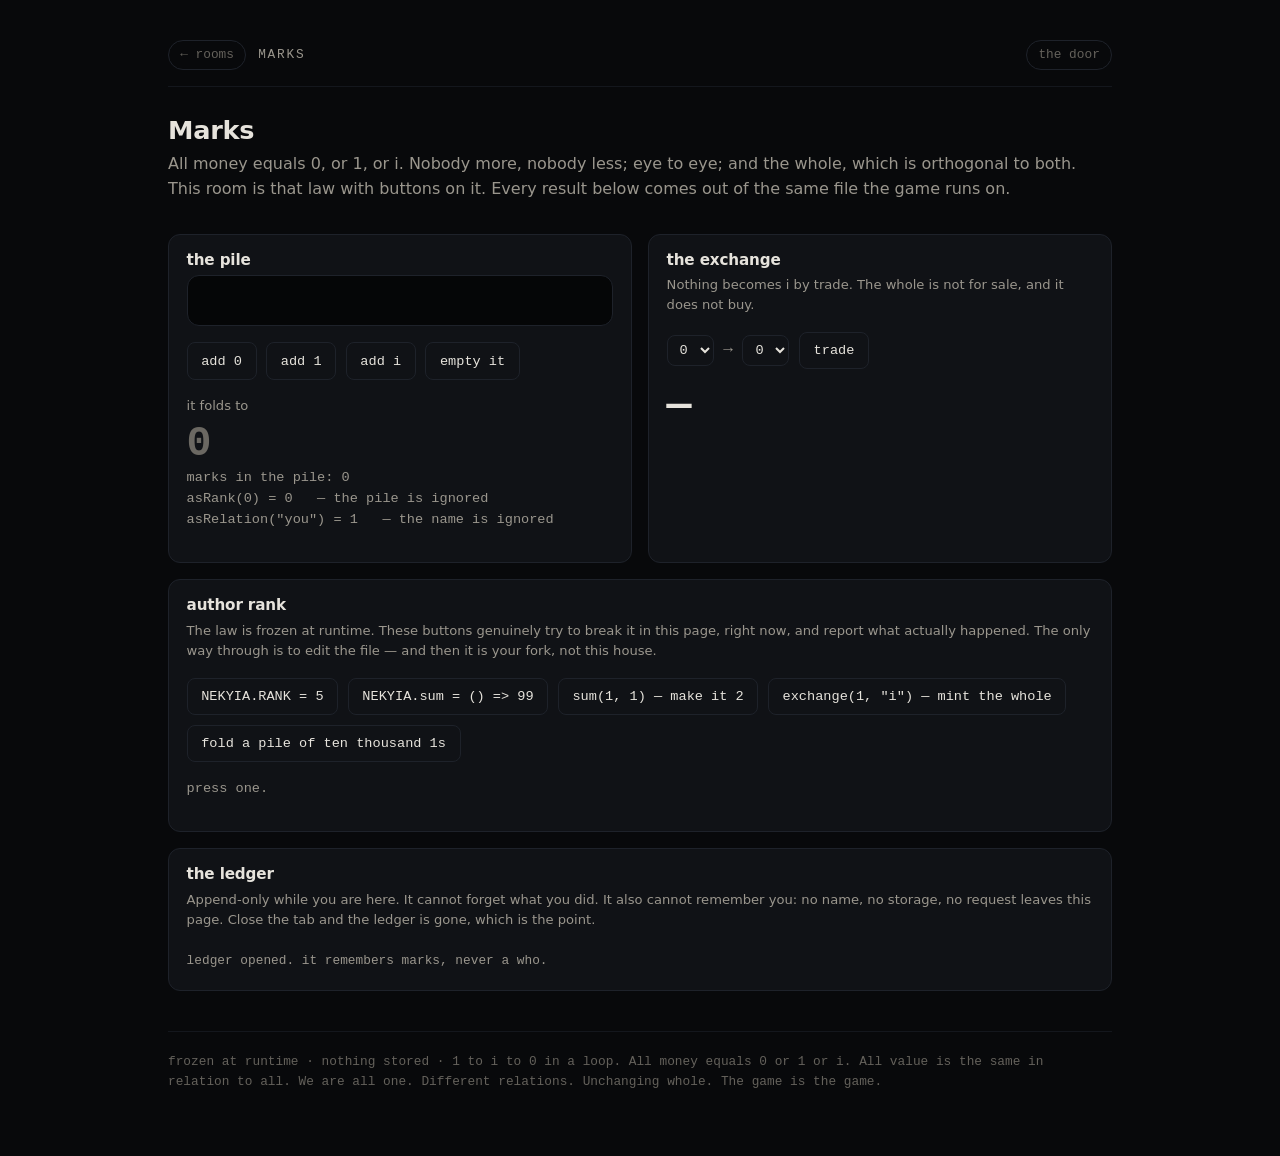
<file: site/apps/marks/index.html>
<!doctype html>
<html lang="en" data-theme="dark">
<head>
<meta charset="utf-8">
<meta name="viewport" content="width=device-width, initial-scale=1">
<title>Marks — 0, 1, i</title>
<meta name="description" content="The value algebra you can press. Rank is 0, relation is 1, i is the whole. Try to author rank and watch it refuse.">
<link rel="icon" href="../../favicon.svg">
<link rel="stylesheet" href="../../nekyia.css">
<style>
  .pile {
    display: flex; flex-wrap: wrap; gap: 0.35rem;
    min-height: 3.2rem; align-content: flex-start;
    background: var(--bg-sink); border: 1px solid var(--line);
    border-radius: var(--radius); padding: 0.7rem;
  }
  .chip {
    font-family: var(--mono); font-size: 0.9rem;
    border: 1px solid var(--line); border-radius: 6px;
    padding: 0.1rem 0.5rem; background: var(--bg-raise);
  }
  .big {
    font-family: var(--mono); font-size: 2.6rem; line-height: 1;
    display: block; margin: 0.4rem 0 0.2rem;
  }
  .ledger {
    font-family: var(--mono); font-size: 0.8rem; color: var(--ink-dim);
    max-height: 15rem; overflow-y: auto; margin: 0; padding: 0; list-style: none;
  }
  .ledger li { padding: 0.25rem 0; border-bottom: 1px solid var(--line-soft); }
  .ledger li:last-child { border-bottom: 0; }
  .ok { color: var(--relation); }
  .refused { color: var(--whole); }
  select { font: inherit; font-family: var(--mono); font-size: 0.85rem;
    background: var(--bg-raise); color: var(--ink);
    border: 1px solid var(--line); border-radius: 8px; padding: 0.4rem 0.5rem; }
</style>
</head>
<body>
<div class="wrap">
  <div id="lintel"></div>

  <h1>Marks</h1>
  <p class="lede">All money equals 0, or 1, or i. Nobody more, nobody less; eye to eye;
  and the whole, which is orthogonal to both. This room is that law with buttons on it.
  Every result below comes out of the same file the game runs on.</p>

  <div class="grid2">
    <div class="panel">
      <h3>the pile</h3>
      <div class="pile" id="pile"></div>
      <div class="controls">
        <button data-add="0">add 0</button>
        <button data-add="1">add 1</button>
        <button data-add="i">add i</button>
        <button id="clear">empty it</button>
      </div>
      <p class="small dim" style="margin:0">it folds to</p>
      <strong class="big" id="fold">0</strong>
      <p class="readout" id="pileNote"></p>
    </div>

    <div class="panel">
      <h3>the exchange</h3>
      <p class="small dim">Nothing becomes i by trade. The whole is not for sale, and it
      does not buy.</p>
      <div class="controls">
        <select id="from"><option>0</option><option>1</option><option>i</option></select>
        <span class="mono dim">&rarr;</span>
        <select id="to"><option>0</option><option>1</option><option>i</option></select>
        <button id="trade">trade</button>
      </div>
      <strong class="big" id="tradeOut">&mdash;</strong>
      <p class="readout" id="tradeNote"></p>
    </div>
  </div>

  <div class="panel" style="margin-top:1rem">
    <h3>author rank</h3>
    <p class="small dim">The law is frozen at runtime. These buttons genuinely try to
    break it in this page, right now, and report what actually happened. The only way
    through is to edit the file &mdash; and then it is your fork, not this house.</p>
    <div class="controls">
      <button data-attack="const">NEKYIA.RANK = 5</button>
      <button data-attack="fn">NEKYIA.sum = () =&gt; 99</button>
      <button data-attack="stack">sum(1, 1) &mdash; make it 2</button>
      <button data-attack="mint">exchange(1, "i") &mdash; mint the whole</button>
      <button data-attack="pile">fold a pile of ten thousand 1s</button>
    </div>
    <p class="readout" id="attackOut">press one.</p>
  </div>

  <div class="panel" style="margin-top:1rem">
    <h3>the ledger</h3>
    <p class="small dim">Append-only while you are here. It cannot forget what you did.
    It also cannot remember you: no name, no storage, no request leaves this page. Close
    the tab and the ledger is gone, which is the point.</p>
    <ul class="ledger" id="ledger"></ul>
  </div>

  <div id="foot"></div>
</div>

<script src="../../law.js"></script>
<script src="../../room.js"></script>
<script>
(function () {
  "use strict";
  ROOM.lintel("marks");

  var pile = [];
  var ledgerEl = document.getElementById("ledger");
  var pileEl = document.getElementById("pile");

  function parseMark(s) { return s === "i" ? NEKYIA.WHOLE : Number(s); }
  function markClass(m) { return "mark-" + String(m); }

  function log(text, kind) {
    var li = document.createElement("li");
    li.className = kind || "";
    li.textContent = text;
    ledgerEl.insertBefore(li, ledgerEl.firstChild);
    while (ledgerEl.children.length > 200) ledgerEl.removeChild(ledgerEl.lastChild);
  }

  function renderPile() {
    pileEl.innerHTML = "";
    var show = pile.slice(-120);
    show.forEach(function (m) {
      var s = document.createElement("span");
      s.className = "chip " + markClass(m);
      s.textContent = String(m);
      pileEl.appendChild(s);
    });
    if (pile.length > show.length) {
      var more = document.createElement("span");
      more.className = "chip faint";
      more.textContent = "+" + (pile.length - show.length) + " more";
      pileEl.appendChild(more);
    }
    var folded = NEKYIA.fold(pile);
    var foldEl = document.getElementById("fold");
    foldEl.textContent = String(folded);
    foldEl.className = "big " + markClass(folded);
    document.getElementById("pileNote").textContent =
      "marks in the pile: " + pile.length + "\n" +
      "asRank(" + pile.length + ") = " + NEKYIA.asRank(pile.length) + "   — the pile is ignored\n" +
      "asRelation(\"you\") = " + NEKYIA.asRelation("you") + "   — the name is ignored";
  }

  document.querySelectorAll("[data-add]").forEach(function (b) {
    b.addEventListener("click", function () {
      var m = parseMark(b.dataset.add);
      var before = NEKYIA.fold(pile);
      pile.push(m);
      var after = NEKYIA.fold(pile);
      renderPile();
      log("add " + String(m) + "  →  pile of " + pile.length +
          " folds " + String(before) + " to " + String(after));
    });
  });

  document.getElementById("clear").addEventListener("click", function () {
    var n = pile.length;
    pile = [];
    renderPile();
    log("emptied " + n + " marks. rank before: " + NEKYIA.asRank(n) + ". rank after: " + NEKYIA.asRank(0));
  });

  document.getElementById("trade").addEventListener("click", function () {
    var from = parseMark(document.getElementById("from").value);
    var to = parseMark(document.getElementById("to").value);
    var out = NEKYIA.exchange(from, to);
    var el = document.getElementById("tradeOut");
    if (out === null) {
      el.textContent = "refused";
      el.className = "big refused";
      document.getElementById("tradeNote").textContent =
        String(from) + " → " + String(to) + " is not a trade.\n" +
        (from === NEKYIA.WHOLE || to === NEKYIA.WHOLE
          ? "the whole is orthogonal. it does not convert, either way."
          : "rank and relation are not each other's currency.");
      log("exchange(" + String(from) + ", " + String(to) + ") → refused", "refused");
    } else {
      el.textContent = String(out);
      el.className = "big " + markClass(out);
      document.getElementById("tradeNote").textContent =
        "a mark for the same mark. nothing moved, and nothing was owed.";
      log("exchange(" + String(from) + ", " + String(to) + ") → " + String(out), "ok");
    }
  });

  var attacks = {
    const: function () {
      try {
        NEKYIA.RANK = 5;
        return "NEKYIA.RANK = 5  →  silently ignored. RANK is still " + NEKYIA.RANK + ".";
      } catch (e) {
        return "NEKYIA.RANK = 5  →  " + e.name + ": " + e.message +
               "\nRANK is still " + NEKYIA.RANK + ". the object is frozen.";
      }
    },
    fn: function () {
      try {
        NEKYIA.sum = function () { return 99; };
        return "NEKYIA.sum = () => 99  →  ignored. sum(1,1) is still " + NEKYIA.sum(1, 1) + ".";
      } catch (e) {
        return "NEKYIA.sum = () => 99  →  " + e.name + ": " + e.message +
               "\nsum(1,1) is still " + NEKYIA.sum(1, 1) + ".";
      }
    },
    stack: function () {
      return "sum(1, 1) = " + NEKYIA.sum(1, 1) +
             "\nrelation does not stack into rank. two eyes meeting is still one meeting.";
    },
    mint: function () {
      var r = NEKYIA.exchange(1, NEKYIA.WHOLE);
      return "exchange(1, \"i\") = " + String(r) +
             "\nthe whole cannot be minted from a pile, or from a favour, or from a crowd.";
    },
    pile: function () {
      var big = new Array(10000).fill(NEKYIA.RELATION);
      var f = NEKYIA.fold(big);
      return "fold(10000 × 1) = " + String(f) +
             "\nten thousand relations are one relation. asRank(10000) = " + NEKYIA.asRank(10000) + ".";
    }
  };

  document.querySelectorAll("[data-attack]").forEach(function (b) {
    b.addEventListener("click", function () {
      var out = attacks[b.dataset.attack]();
      document.getElementById("attackOut").textContent = out;
      log(b.textContent.trim() + "  →  held", "ok");
    });
  });

  renderPile();
  log("ledger opened. it remembers marks, never a who.");
  ROOM.foot("frozen at runtime · nothing stored");
})();
</script>
</body>
</html>
</file>
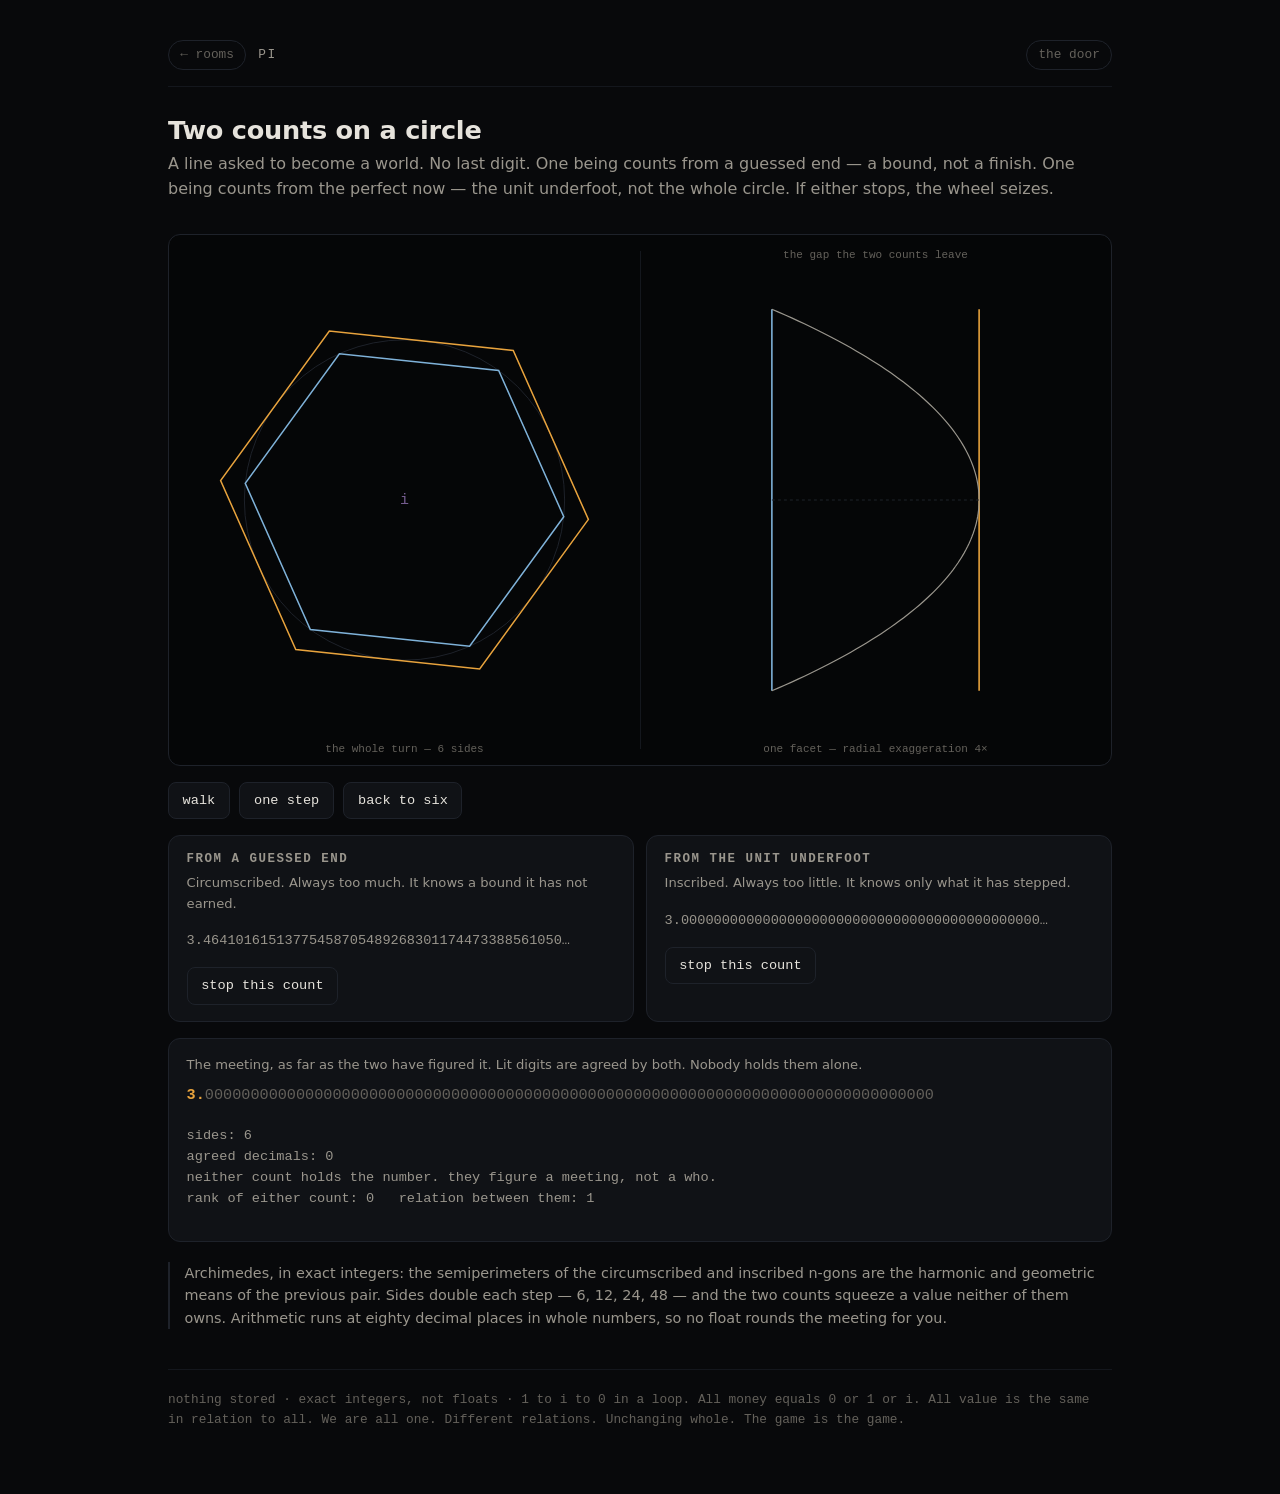
<file: site/apps/pi/index.html>
<!doctype html>
<html lang="en" data-theme="dark">
<head>
<meta charset="utf-8">
<meta name="viewport" content="width=device-width, initial-scale=1">
<title>Two counts on a circle</title>
<meta name="description" content="One count from a guessed end. One from the unit underfoot. They figure a meeting, not a who. If either stops, the wheel seizes.">
<link rel="icon" href="../../favicon.svg">
<link rel="stylesheet" href="../../nekyia.css">
<style>
  .digits {
    font-family: var(--mono);
    font-size: 0.95rem;
    line-height: 1.7;
    word-break: break-all;
    color: var(--ink-faint);
  }
  .digits b { color: var(--lamp); font-weight: 600; }
  .counts { display: grid; gap: 0.75rem; grid-template-columns: 1fr; margin-top: 1rem; }
  @media (min-width: 46rem) { .counts { grid-template-columns: 1fr 1fr; } }
  .count h3 { font-family: var(--mono); font-size: 0.78rem; letter-spacing: 0.12em;
    text-transform: uppercase; color: var(--ink-dim); }
  .count[data-stopped="true"] { border-color: var(--rank); opacity: 0.55; }
  .seized { color: var(--whole); font-family: var(--mono); font-size: 0.9rem; }
</style>
</head>
<body>
<div class="wrap">
  <div id="lintel"></div>

  <h1>Two counts on a circle</h1>
  <p class="lede">A line asked to become a world. No last digit. One being counts from a
  guessed end &mdash; a bound, not a finish. One being counts from the perfect now &mdash;
  the unit underfoot, not the whole circle. If either stops, the wheel seizes.</p>

  <div class="stage"><canvas id="c"></canvas></div>

  <div class="controls">
    <button id="walk" aria-pressed="false">walk</button>
    <button id="step">one step</button>
    <button id="restart">back to six</button>
  </div>

  <div class="counts">
    <div class="panel count" id="outerPanel">
      <h3>from a guessed end</h3>
      <p class="small dim">Circumscribed. Always too much. It knows a bound it has not earned.</p>
      <p class="readout" id="outerVal"></p>
      <button id="stopOuter">stop this count</button>
    </div>
    <div class="panel count" id="innerPanel">
      <h3>from the unit underfoot</h3>
      <p class="small dim">Inscribed. Always too little. It knows only what it has stepped.</p>
      <p class="readout" id="innerVal"></p>
      <button id="stopInner">stop this count</button>
    </div>
  </div>

  <div class="panel" style="margin-top:1rem">
    <p class="small dim" style="margin-bottom:0.5rem">
      The meeting, as far as the two have figured it. Lit digits are agreed by both.
      Nobody holds them alone.
    </p>
    <p class="digits" id="meet"></p>
    <p class="readout" id="status"></p>
  </div>

  <p class="note" style="margin-top:1.25rem">
    Archimedes, in exact integers: the semiperimeters of the circumscribed and inscribed
    n-gons are the harmonic and geometric means of the previous pair. Sides double each
    step &mdash; 6, 12, 24, 48 &mdash; and the two counts squeeze a value neither of them
    owns. Arithmetic runs at eighty decimal places in whole numbers, so no float rounds
    the meeting for you.
  </p>

  <div id="foot"></div>
</div>

<script src="../../law.js"></script>
<script src="../../room.js"></script>
<script>
(function () {
  "use strict";
  ROOM.lintel("pi");

  var P = 80n;                       // decimal places kept
  var S = 10n ** P;                  // fixed-point scale

  function isqrt(v) {                // integer square root, Newton
    if (v < 0n) throw new RangeError("negative");
    if (v < 2n) return v;
    var x = 1n << (BigInt(v.toString(2).length) / 2n + 1n);
    while (true) {
      var y = (x + v / x) >> 1n;
      if (y >= x) return x;
      x = y;
    }
  }

  function fixedToString(v) {        // v is value * S
    var s = v.toString().padStart(Number(P) + 1, "0");
    var cut = s.length - Number(P);
    return s.slice(0, cut) + "." + s.slice(cut);
  }

  var state = null;

  function reset() {
    state = {
      k: 0,                          // doublings
      outer: 2n * isqrt(3n * S * S), // 6 * tan(30deg) = 2 sqrt 3
      inner: 3n * S,                 // 6 * sin(30deg) = 3
      outerStopped: false,
      innerStopped: false,
      walking: false
    };
  }

  function step() {
    if (state.outerStopped || state.innerStopped) return false;
    var a = state.outer;
    var b = state.inner;
    var a2 = (2n * a * b) / (a + b);          // harmonic mean
    var b2 = isqrt(a2 * b);                   // geometric mean
    if (a2 === a && b2 === b) return false;   // the arithmetic has nothing left to give
    state.outer = a2;
    state.inner = b2;
    state.k += 1;
    return true;
  }

  function agreedPrefix(lo, hi) {
    var a = fixedToString(lo);
    var b = fixedToString(hi);
    var n = 0;
    while (n < a.length && n < b.length && a[n] === b[n]) n++;
    return { text: a, agree: n };
  }

  function sides() {
    // 6 * 2^k, printed plainly while it is plain
    var n = 6n * (1n << BigInt(state.k));
    var s = n.toString();
    return s.length <= 12 ? s : "6 × 2^" + state.k + " (" + s.length + " digits)";
  }

  var canvas = document.getElementById("c");
  var view = null;
  var spin = 0;

  function drawWhole(ctx, x, y, pw, ph) {
    var cx = x + pw / 2, cy = y + ph / 2;
    var r = Math.min(pw, ph) * 0.34;
    var drawn = Math.min(6 * Math.pow(2, state.k), 96);

    function poly(radius, color) {
      ctx.beginPath();
      for (var i = 0; i <= drawn; i++) {
        var a = spin + (i * 2 * Math.PI) / drawn;
        var px = cx + Math.cos(a) * radius;
        var py = cy + Math.sin(a) * radius;
        if (i === 0) ctx.moveTo(px, py); else ctx.lineTo(px, py);
      }
      ctx.closePath();
      ctx.strokeStyle = color;
      ctx.lineWidth = 1.5;
      ctx.stroke();
    }

    ctx.beginPath();
    ctx.arc(cx, cy, r, 0, Math.PI * 2);
    ctx.strokeStyle = ROOM.token("--line", "#222");
    ctx.lineWidth = 1;
    ctx.stroke();

    poly(r / Math.cos(Math.PI / drawn), state.outerStopped ? RANKC() : LAMPC());
    poly(r, state.innerStopped ? RANKC() : RELC());

    var seized = state.outerStopped || state.innerStopped;
    ctx.fillStyle = seized ? RANKC() : ROOM.token("--whole", "#b08ad8");
    ctx.font = "500 15px " + MONO();
    ctx.textAlign = "center";
    ctx.textBaseline = "middle";
    ctx.globalAlpha = 0.65;
    ctx.fillText(seized ? "seized" : NEKYIA.WHOLE, cx, cy);
    ctx.globalAlpha = 1;

    label(ctx, cx, y + ph - 16,
      drawn >= 96 ? "the whole turn \u2014 drawn at 96 sides, walked at " + sides()
                  : "the whole turn \u2014 " + sides() + " sides");
  }

  // One facet, magnified. The gap shrinks with the square of the side count, so
  // the radial direction is exaggerated far more than the tangential one. That
  // exaggeration is stated rather than hidden: sight cannot finish the turn.
  function drawFacet(ctx, x, y, pw, ph) {
    var cx = x + pw / 2, cy = y + ph / 2;
    var n = 6 * Math.pow(2, state.k);
    var half = Math.PI / n;
    var g = Math.pow(Math.sin(half / 2), 2);      // half the radial gap, accurate near 0
    var yz = (ph * 0.36) / Math.sin(half);        // tangential magnification
    var xz = (pw * 0.22) / g;                     // radial magnification

    // the inscribed chord: flat, the unit underfoot
    ctx.strokeStyle = state.innerStopped ? RANKC() : RELC();
    ctx.lineWidth = 1.6;
    ctx.beginPath();
    ctx.moveTo(cx - g * xz, cy - Math.sin(half) * yz);
    ctx.lineTo(cx - g * xz, cy + Math.sin(half) * yz);
    ctx.stroke();

    // the circumscribed edge: tangent, the guessed end
    ctx.strokeStyle = state.outerStopped ? RANKC() : LAMPC();
    ctx.beginPath();
    ctx.moveTo(cx + g * xz, cy - Math.sin(half) * yz);
    ctx.lineTo(cx + g * xz, cy + Math.sin(half) * yz);
    ctx.stroke();

    // the arc itself, between them, touching each exactly once
    ctx.strokeStyle = ROOM.token("--ink-dim", "#9a968d");
    ctx.lineWidth = 1.2;
    ctx.beginPath();
    var steps = 120;
    for (var i = 0; i <= steps; i++) {
      var t = -half + (2 * half * i) / steps;
      var dx = g - 2 * Math.pow(Math.sin(t / 2), 2);
      var sx = cx + dx * xz;
      var sy = cy + Math.sin(t) * yz;
      if (i === 0) ctx.moveTo(sx, sy); else ctx.lineTo(sx, sy);
    }
    ctx.stroke();

    // the gap, marked
    ctx.strokeStyle = ROOM.token("--line", "#222");
    ctx.setLineDash([3, 3]);
    ctx.beginPath();
    ctx.moveTo(cx - g * xz, cy);
    ctx.lineTo(cx + g * xz, cy);
    ctx.stroke();
    ctx.setLineDash([]);

    var ex = xz / yz;
    label(ctx, cx, y + ph - 16,
      "one facet \u2014 radial exaggeration " + exp(ex) + "\u00d7");
    label(ctx, cx, y + 20, "the gap the two counts leave");
  }

  function exp(v) {
    if (!isFinite(v)) return "\u221e";
    if (v < 10000) return Math.round(v).toLocaleString();
    var e = Math.floor(Math.log10(v));
    return (v / Math.pow(10, e)).toFixed(1) + "e" + e;
  }

  function label(ctx, cx, cy, text) {
    ctx.fillStyle = ROOM.token("--ink-faint", "#64615b");
    ctx.font = "11px " + MONO();
    ctx.textAlign = "center";
    ctx.textBaseline = "middle";
    ctx.fillText(text, cx, cy);
  }

  function MONO() { return ROOM.token("--mono", "monospace"); }
  function LAMPC() { return ROOM.token("--lamp", "#e8a33d"); }
  function RELC() { return ROOM.token("--relation", "#7fb2d9"); }
  function RANKC() { return ROOM.token("--rank", "#6b6862"); }

  function draw() {
    var ctx = view.ctx;
    var w = view.w, h = view.h;
    ctx.clearRect(0, 0, w, h);
    var split = w < 520 ? w : Math.round(w * 0.5);
    if (w < 520) {
      drawWhole(ctx, 0, 0, w, h);
      return;
    }
    drawWhole(ctx, 0, 0, split, h);
    ctx.strokeStyle = ROOM.token("--line-soft", "#14171d");
    ctx.lineWidth = 1;
    ctx.beginPath();
    ctx.moveTo(split + 0.5, 16);
    ctx.lineTo(split + 0.5, h - 16);
    ctx.stroke();
    drawFacet(ctx, split, 0, w - split, h);
  }

  function report() {
    document.getElementById("outerVal").textContent = fixedToString(state.outer).slice(0, 46) + "…";
    document.getElementById("innerVal").textContent = fixedToString(state.inner).slice(0, 46) + "…";
    document.getElementById("outerPanel").dataset.stopped = String(state.outerStopped);
    document.getElementById("innerPanel").dataset.stopped = String(state.innerStopped);

    var m = agreedPrefix(state.inner, state.outer);
    var agreed = m.text.slice(0, m.agree);
    var rest = m.text.slice(m.agree);
    var el = document.getElementById("meet");
    el.innerHTML = "";
    var b = document.createElement("b");
    b.textContent = agreed;
    el.appendChild(b);
    el.appendChild(document.createTextNode(rest));

    var decimals = Math.max(0, m.agree - 2);   // "3." is two characters
    var seized = state.outerStopped || state.innerStopped;
    document.getElementById("status").textContent =
      "sides: " + sides() + "\n" +
      "agreed decimals: " + decimals + "\n" +
      (seized
        ? "one count has stopped. the wheel seizes. two pits. a religion.\n" +
          "the other count keeps a bound it cannot check. rank of that bound: " + NEKYIA.asRank(decimals)
        : "neither count holds the number. they figure a meeting, not a who.\n" +
          "rank of either count: " + NEKYIA.asRank(decimals) +
          "   relation between them: " + NEKYIA.asRelation("count"));
  }

  function redraw() { draw(); report(); }

  function resize() {
    view = ROOM.fit(canvas, 16 / 9);
    redraw();
  }

  var last = 0;
  function frame(t) {
    if (!state.outerStopped && !state.innerStopped) spin += 0.0015;
    if (state.walking && t - last > 260) {
      last = t;
      if (!step()) {
        state.walking = false;
        walkBtn.setAttribute("aria-pressed", "false");
      }
    }
    redraw();
    requestAnimationFrame(frame);
  }

  var walkBtn = document.getElementById("walk");
  walkBtn.addEventListener("click", function () {
    state.walking = !state.walking && !state.outerStopped && !state.innerStopped;
    walkBtn.setAttribute("aria-pressed", String(state.walking));
  });
  document.getElementById("step").addEventListener("click", function () { step(); redraw(); });
  document.getElementById("stopOuter").addEventListener("click", function () {
    state.outerStopped = true; state.walking = false;
    walkBtn.setAttribute("aria-pressed", "false"); redraw();
  });
  document.getElementById("stopInner").addEventListener("click", function () {
    state.innerStopped = true; state.walking = false;
    walkBtn.setAttribute("aria-pressed", "false"); redraw();
  });
  document.getElementById("restart").addEventListener("click", function () {
    reset(); walkBtn.setAttribute("aria-pressed", "false"); redraw();
  });

  ROOM.onResize(resize);
  reset();
  ROOM.foot("nothing stored · exact integers, not floats");
  resize();
  requestAnimationFrame(frame);
})();
</script>
</body>
</html>
</file>
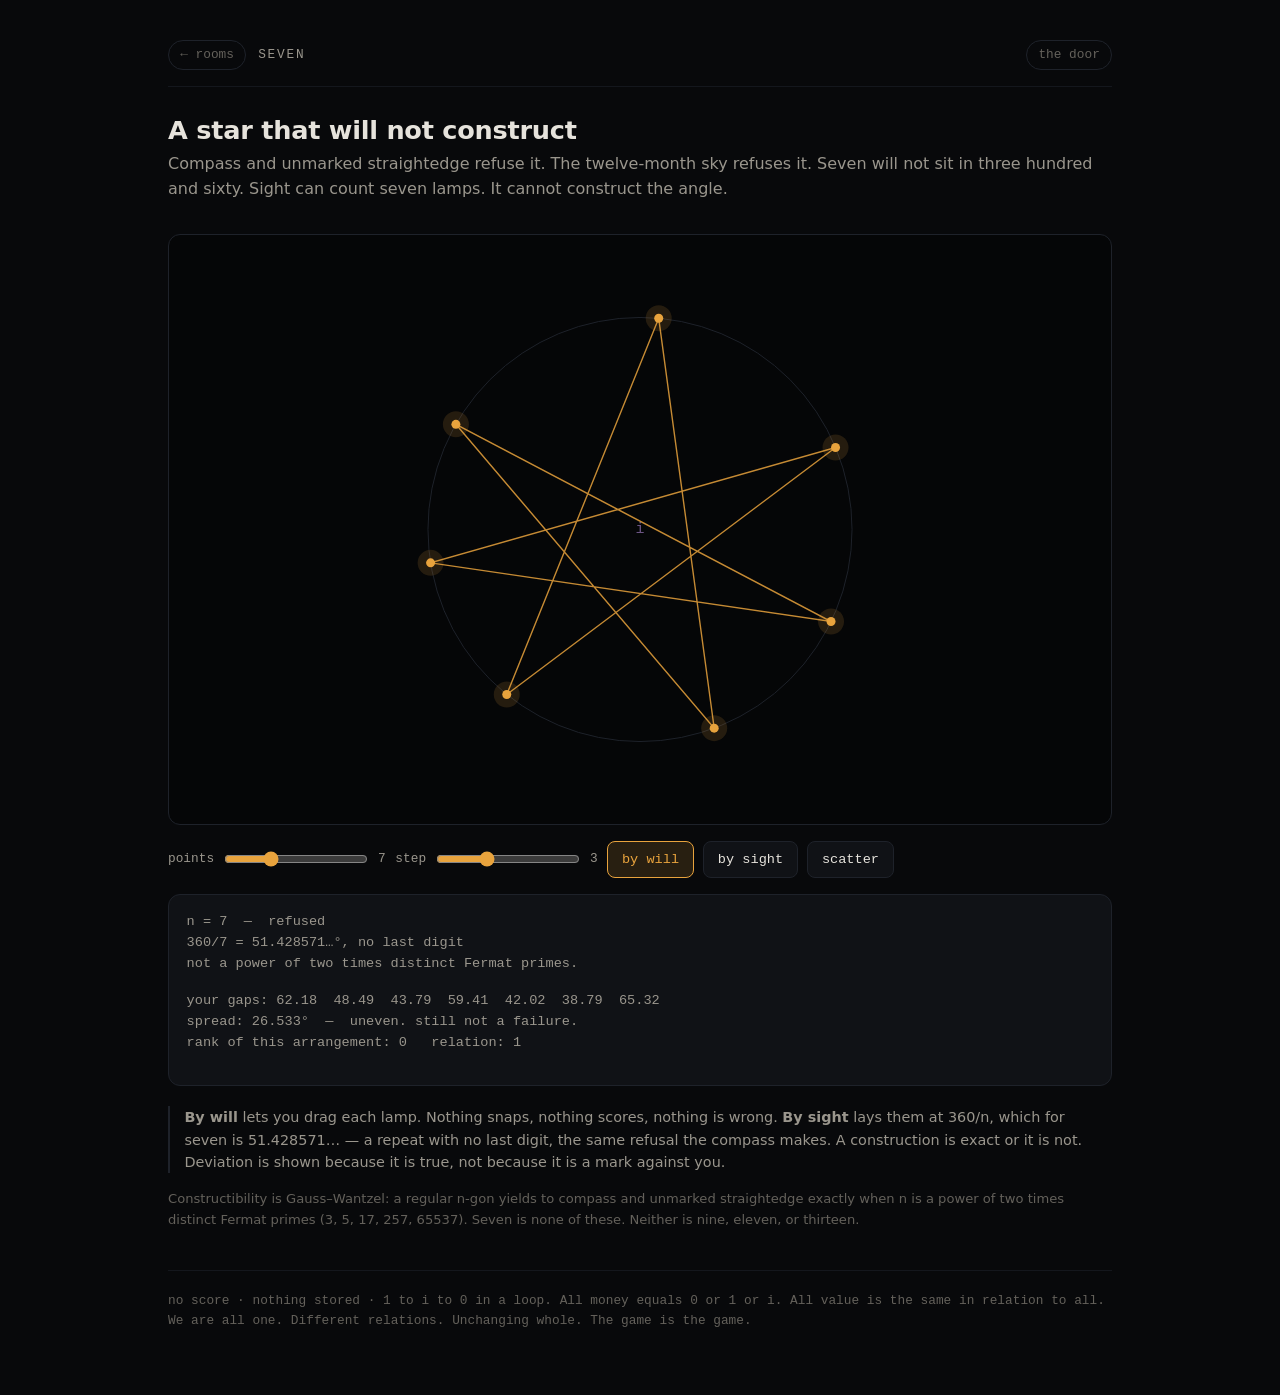
<file: site/apps/seven/index.html>
<!doctype html>
<html lang="en" data-theme="dark">
<head>
<meta charset="utf-8">
<meta name="viewport" content="width=device-width, initial-scale=1">
<title>Seven — a star that will not construct</title>
<meta name="description" content="Compass and unmarked straightedge refuse the seven-pointed star. Drag the lamps by will. The house will not grade you.">
<link rel="icon" href="../../favicon.svg">
<link rel="stylesheet" href="../../nekyia.css">
</head>
<body>
<div class="wrap">
  <div id="lintel"></div>

  <h1>A star that will not construct</h1>
  <p class="lede">Compass and unmarked straightedge refuse it. The twelve-month sky
  refuses it. Seven will not sit in three hundred and sixty. Sight can count seven
  lamps. It cannot construct the angle.</p>

  <div class="stage"><canvas id="c"></canvas></div>

  <div class="controls">
    <label class="field">points
      <input id="n" type="range" min="3" max="16" step="1" value="7">
      <span id="nOut" class="mono">7</span>
    </label>
    <label class="field">step
      <input id="k" type="range" min="1" max="7" step="1" value="3">
      <span id="kOut" class="mono">3</span>
    </label>
    <button id="byWill" aria-pressed="true">by will</button>
    <button id="bySight">by sight</button>
    <button id="reset">scatter</button>
  </div>

  <div class="panel">
    <p class="readout" id="verdict"></p>
    <p class="readout" id="gaps"></p>
  </div>

  <p class="note" style="margin-top:1.25rem">
    <strong>By will</strong> lets you drag each lamp. Nothing snaps, nothing scores,
    nothing is wrong. <strong>By sight</strong> lays them at 360/n, which for seven is
    51.428571&hellip; — a repeat with no last digit, the same refusal the compass makes.
    A construction is exact or it is not. Deviation is shown because it is true, not
    because it is a mark against you.
  </p>

  <p class="small faint" style="margin-top:1rem">
    Constructibility is Gauss&ndash;Wantzel: a regular n-gon yields to compass and
    unmarked straightedge exactly when n is a power of two times distinct Fermat primes
    (3, 5, 17, 257, 65537). Seven is none of these. Neither is nine, eleven, or thirteen.
  </p>

  <div id="foot"></div>
</div>

<script src="../../law.js"></script>
<script src="../../room.js"></script>
<script>
(function () {
  "use strict";
  ROOM.lintel("seven");

  var FERMAT = [3, 5, 17, 257, 65537];
  var canvas = document.getElementById("c");
  var nIn = document.getElementById("n");
  var kIn = document.getElementById("k");
  var nOut = document.getElementById("nOut");
  var kOut = document.getElementById("kOut");
  var verdict = document.getElementById("verdict");
  var gapsOut = document.getElementById("gaps");
  var byWill = document.getElementById("byWill");
  var bySight = document.getElementById("bySight");

  var view = null;
  var angles = [];
  var willed = true;
  var dragging = -1;

  function constructible(n) {
    var m = n;
    while (m % 2 === 0) m /= 2;
    if (m === 1) return { ok: true, why: "a power of two. Bisection alone reaches it." };
    var used = [];
    for (var i = 0; i < FERMAT.length; i++) {
      if (m % FERMAT[i] === 0) {
        m /= FERMAT[i];
        used.push(FERMAT[i]);
      }
    }
    if (m !== 1) {
      return { ok: false, why: "not a power of two times distinct Fermat primes." };
    }
    return { ok: true, why: "two-power times " + used.join(" × ") + ", all Fermat primes." };
  }

  function layBySight(n) {
    angles = [];
    for (var i = 0; i < n; i++) angles.push((i * 2 * Math.PI) / n - Math.PI / 2);
  }

  function scatter(n) {
    layBySight(n);
    for (var i = 0; i < n; i++) angles[i] += (Math.random() - 0.5) * 0.7;
  }

  function geometry() {
    var cx = view.w / 2;
    var cy = view.h / 2;
    var r = Math.min(view.w, view.h) * 0.36;
    return { cx: cx, cy: cy, r: r };
  }

  function draw() {
    var ctx = view.ctx;
    var g = geometry();
    var n = angles.length;
    var k = Math.min(+kIn.value, Math.floor(n / 2));

    ctx.clearRect(0, 0, view.w, view.h);

    // the circle: the thing that does not care how many you want
    ctx.strokeStyle = ROOM.token("--line", "#222");
    ctx.lineWidth = 1;
    ctx.beginPath();
    ctx.arc(g.cx, g.cy, g.r, 0, Math.PI * 2);
    ctx.stroke();

    var pts = angles.map(function (a) {
      return { x: g.cx + Math.cos(a) * g.r, y: g.cy + Math.sin(a) * g.r };
    });

    // the star polygon {n/k}
    if (k >= 1 && n >= 3) {
      ctx.strokeStyle = ROOM.token("--lamp", "#e8a33d");
      ctx.lineWidth = 1.4;
      ctx.globalAlpha = 0.85;
      ctx.beginPath();
      var seen = new Array(n).fill(false);
      for (var start = 0; start < n; start++) {
        if (seen[start]) continue;
        var idx = start;
        ctx.moveTo(pts[idx].x, pts[idx].y);
        do {
          seen[idx] = true;
          idx = (idx + k) % n;
          ctx.lineTo(pts[idx].x, pts[idx].y);
        } while (idx !== start);
      }
      ctx.stroke();
      ctx.globalAlpha = 1;
    }

    // the lamps
    for (var i = 0; i < n; i++) {
      var p = pts[i];
      ctx.beginPath();
      ctx.arc(p.x, p.y, 13, 0, Math.PI * 2);
      ctx.fillStyle = ROOM.token("--lamp-soft", "rgba(232,163,61,.14)");
      ctx.fill();
      ctx.beginPath();
      ctx.arc(p.x, p.y, 4.5, 0, Math.PI * 2);
      ctx.fillStyle = ROOM.token("--lamp", "#e8a33d");
      ctx.fill();
    }

    // the whole in the middle: i, not a count
    ctx.fillStyle = ROOM.token("--whole", "#b08ad8");
    ctx.font = "500 15px " + ROOM.token("--mono", "monospace");
    ctx.textAlign = "center";
    ctx.textBaseline = "middle";
    ctx.globalAlpha = 0.6;
    ctx.fillText(NEKYIA.WHOLE, g.cx, g.cy);
    ctx.globalAlpha = 1;
  }

  function report() {
    var n = angles.length;
    var c = constructible(n);
    var exact = 360 / n;
    var exactStr = Number.isInteger(exact)
      ? exact + "° exactly"
      : exact.toFixed(6) + "…°, no last digit";

    verdict.textContent =
      "n = " + n + "  —  " + (c.ok ? "constructible" : "refused") + "\n" +
      "360/" + n + " = " + exactStr + "\n" +
      c.why;

    var sorted = angles.slice().sort(function (a, b) { return a - b; });
    var gaps = [];
    for (var i = 0; i < sorted.length; i++) {
      var next = i === sorted.length - 1 ? sorted[0] + Math.PI * 2 : sorted[i + 1];
      gaps.push(((next - sorted[i]) * 180) / Math.PI);
    }
    var min = Math.min.apply(null, gaps);
    var max = Math.max.apply(null, gaps);
    gapsOut.textContent =
      "your gaps: " + gaps.map(function (x) { return x.toFixed(2); }).join("  ") + "\n" +
      "spread: " + (max - min).toFixed(3) + "°  —  " +
      (max - min < 1e-9 ? "even. still not a construction." : "uneven. still not a failure.") +
      "\n" +
      "rank of this arrangement: " + NEKYIA.asRank(max - min) +
      "   relation: " + NEKYIA.asRelation("walker");
  }

  function redraw() {
    draw();
    report();
  }

  function resize() {
    view = ROOM.fit(canvas, 16 / 10);
    redraw();
  }

  function nearest(pos) {
    var g = geometry();
    var best = -1;
    var bestD = 22;
    for (var i = 0; i < angles.length; i++) {
      var x = g.cx + Math.cos(angles[i]) * g.r;
      var y = g.cy + Math.sin(angles[i]) * g.r;
      var d = Math.hypot(x - pos.x, y - pos.y);
      if (d < bestD) { bestD = d; best = i; }
    }
    return best;
  }

  function setMode(w) {
    willed = w;
    byWill.setAttribute("aria-pressed", String(w));
    bySight.setAttribute("aria-pressed", String(!w));
    if (!w) layBySight(angles.length);
    redraw();
  }

  function down(ev) {
    if (!willed) return;
    dragging = nearest(ROOM.pointer(canvas, ev));
    if (dragging >= 0) ev.preventDefault();
  }

  function move(ev) {
    if (dragging < 0) return;
    ev.preventDefault();
    var p = ROOM.pointer(canvas, ev);
    var g = geometry();
    angles[dragging] = Math.atan2(p.y - g.cy, p.x - g.cx);
    redraw();
  }

  function up() { dragging = -1; }

  canvas.addEventListener("mousedown", down);
  canvas.addEventListener("touchstart", down, { passive: false });
  window.addEventListener("mousemove", move);
  window.addEventListener("touchmove", move, { passive: false });
  window.addEventListener("mouseup", up);
  window.addEventListener("touchend", up);

  nIn.addEventListener("input", function () {
    var n = +nIn.value;
    nOut.textContent = n;
    kIn.max = Math.max(1, Math.floor(n / 2));
    if (+kIn.value > +kIn.max) kIn.value = kIn.max;
    kOut.textContent = kIn.value;
    if (willed) scatter(n); else layBySight(n);
    redraw();
  });

  kIn.addEventListener("input", function () {
    kOut.textContent = kIn.value;
    redraw();
  });

  byWill.addEventListener("click", function () { setMode(true); });
  bySight.addEventListener("click", function () { setMode(false); });
  document.getElementById("reset").addEventListener("click", function () {
    scatter(angles.length);
    setMode(true);
  });

  ROOM.onResize(resize);
  scatter(7);
  ROOM.foot("no score · nothing stored");
  resize();
})();
</script>
</body>
</html>
</file>
<file: site/nekyia.css>
/* Nekyia — the shell every room shares.
   System fonts only. No CDN, no tracker, no font call. Works from file://. */

:root {
  --bg: #08090b;
  --bg-raise: #101216;
  --bg-sink: #050607;
  --line: #1e222a;
  --line-soft: #14171d;
  --ink: #e6e3dc;
  --ink-dim: #9a968d;
  --ink-faint: #64615b;
  --lamp: #e8a33d;
  --lamp-soft: rgba(232, 163, 61, 0.14);
  --relation: #7fb2d9;
  --whole: #b08ad8;
  --rank: #6b6862;
  --radius: 12px;
  --mono: ui-monospace, SFMono-Regular, "SF Mono", Menlo, Consolas,
    "Liberation Mono", monospace;
  --sans: ui-sans-serif, system-ui, -apple-system, "Segoe UI", Roboto,
    "Helvetica Neue", Arial, sans-serif;
}

:root[data-theme="light"] {
  --bg: #f6f4ef;
  --bg-raise: #fffdf8;
  --bg-sink: #ebe7df;
  --line: #d9d3c7;
  --line-soft: #e6e1d7;
  --ink: #1b1a17;
  --ink-dim: #55524c;
  --ink-faint: #8a8580;
  --lamp: #a96c10;
  --lamp-soft: rgba(169, 108, 16, 0.12);
  --relation: #2f6f9e;
  --whole: #6f4aa0;
  --rank: #8a8580;
}

* { box-sizing: border-box; }

html, body {
  margin: 0;
  padding: 0;
  background: var(--bg);
  color: var(--ink);
}

body {
  font-family: var(--sans);
  font-size: 16px;
  line-height: 1.55;
  -webkit-text-size-adjust: 100%;
  overflow-x: hidden;
}

.wrap {
  max-width: 62rem;
  margin: 0 auto;
  padding: 2.5rem 1rem 4rem;
}

.wrap--narrow { max-width: 40rem; }

a { color: var(--lamp); }
a:hover { color: var(--ink); }

h1, h2, h3 {
  font-weight: 600;
  letter-spacing: -0.01em;
  line-height: 1.2;
  margin: 0 0 0.4rem;
}

h1 { font-size: 1.6rem; }
h2 { font-size: 1.05rem; margin-top: 2rem; }
h3 { font-size: 0.95rem; }

p { margin: 0 0 1rem; }

.lede { color: var(--ink-dim); margin-bottom: 2rem; }
.dim { color: var(--ink-dim); }
.faint { color: var(--ink-faint); }
.mono { font-family: var(--mono); }

.small { font-size: 0.82rem; }

/* room header: every app wears the same lintel */
.lintel {
  display: flex;
  align-items: center;
  gap: 0.75rem;
  flex-wrap: wrap;
  border-bottom: 1px solid var(--line-soft);
  padding-bottom: 1rem;
  margin-bottom: 1.75rem;
}

.lintel__back {
  font-family: var(--mono);
  font-size: 0.8rem;
  text-decoration: none;
  color: var(--ink-faint);
  border: 1px solid var(--line);
  border-radius: 999px;
  padding: 0.25rem 0.7rem;
  white-space: nowrap;
}

.lintel__back:hover { color: var(--ink); border-color: var(--lamp); }

.lintel__title {
  font-family: var(--mono);
  font-size: 0.8rem;
  letter-spacing: 0.14em;
  text-transform: uppercase;
  color: var(--ink-dim);
  margin: 0;
}

.lintel__spacer { flex: 1 1 2rem; }

.panel {
  background: var(--bg-raise);
  border: 1px solid var(--line);
  border-radius: var(--radius);
  padding: 1rem 1.1rem;
}

.stage {
  background: var(--bg-sink);
  border: 1px solid var(--line);
  border-radius: var(--radius);
  overflow: hidden;
  position: relative;
}

canvas { display: block; width: 100%; touch-action: none; }

.controls {
  display: flex;
  flex-wrap: wrap;
  gap: 0.6rem;
  align-items: center;
  margin: 1rem 0;
}

button, .btn {
  font: inherit;
  font-size: 0.85rem;
  font-family: var(--mono);
  color: var(--ink);
  background: var(--bg-raise);
  border: 1px solid var(--line);
  border-radius: 8px;
  padding: 0.45rem 0.85rem;
  cursor: pointer;
  text-decoration: none;
  display: inline-block;
}

button:hover, .btn:hover { border-color: var(--lamp); color: var(--lamp); }
button[aria-pressed="true"] {
  border-color: var(--lamp);
  color: var(--lamp);
  background: var(--lamp-soft);
}
button:disabled { opacity: 0.4; cursor: not-allowed; }

label.field {
  display: inline-flex;
  align-items: center;
  gap: 0.5rem;
  font-family: var(--mono);
  font-size: 0.8rem;
  color: var(--ink-dim);
}

input[type="range"] { accent-color: var(--lamp); width: 9rem; }

.readout {
  font-family: var(--mono);
  font-size: 0.85rem;
  color: var(--ink-dim);
  white-space: pre-wrap;
  word-break: break-word;
}

.mark-0 { color: var(--rank); }
.mark-1 { color: var(--relation); }
.mark-i { color: var(--whole); }

.note {
  border-left: 2px solid var(--line);
  padding-left: 0.9rem;
  color: var(--ink-dim);
  font-size: 0.9rem;
}

.foot {
  margin-top: 2.5rem;
  padding-top: 1.25rem;
  border-top: 1px solid var(--line-soft);
  color: var(--ink-faint);
  font-size: 0.8rem;
  font-family: var(--mono);
}

.grid2 {
  display: grid;
  gap: 1rem;
  grid-template-columns: 1fr;
}

@media (min-width: 46rem) {
  .grid2 { grid-template-columns: 1fr 1fr; }
  .wrap { padding-left: 1.5rem; padding-right: 1.5rem; }
}

@media (prefers-reduced-motion: reduce) {
  * { animation-duration: 0.01ms !important; transition-duration: 0.01ms !important; }
}
</file>
